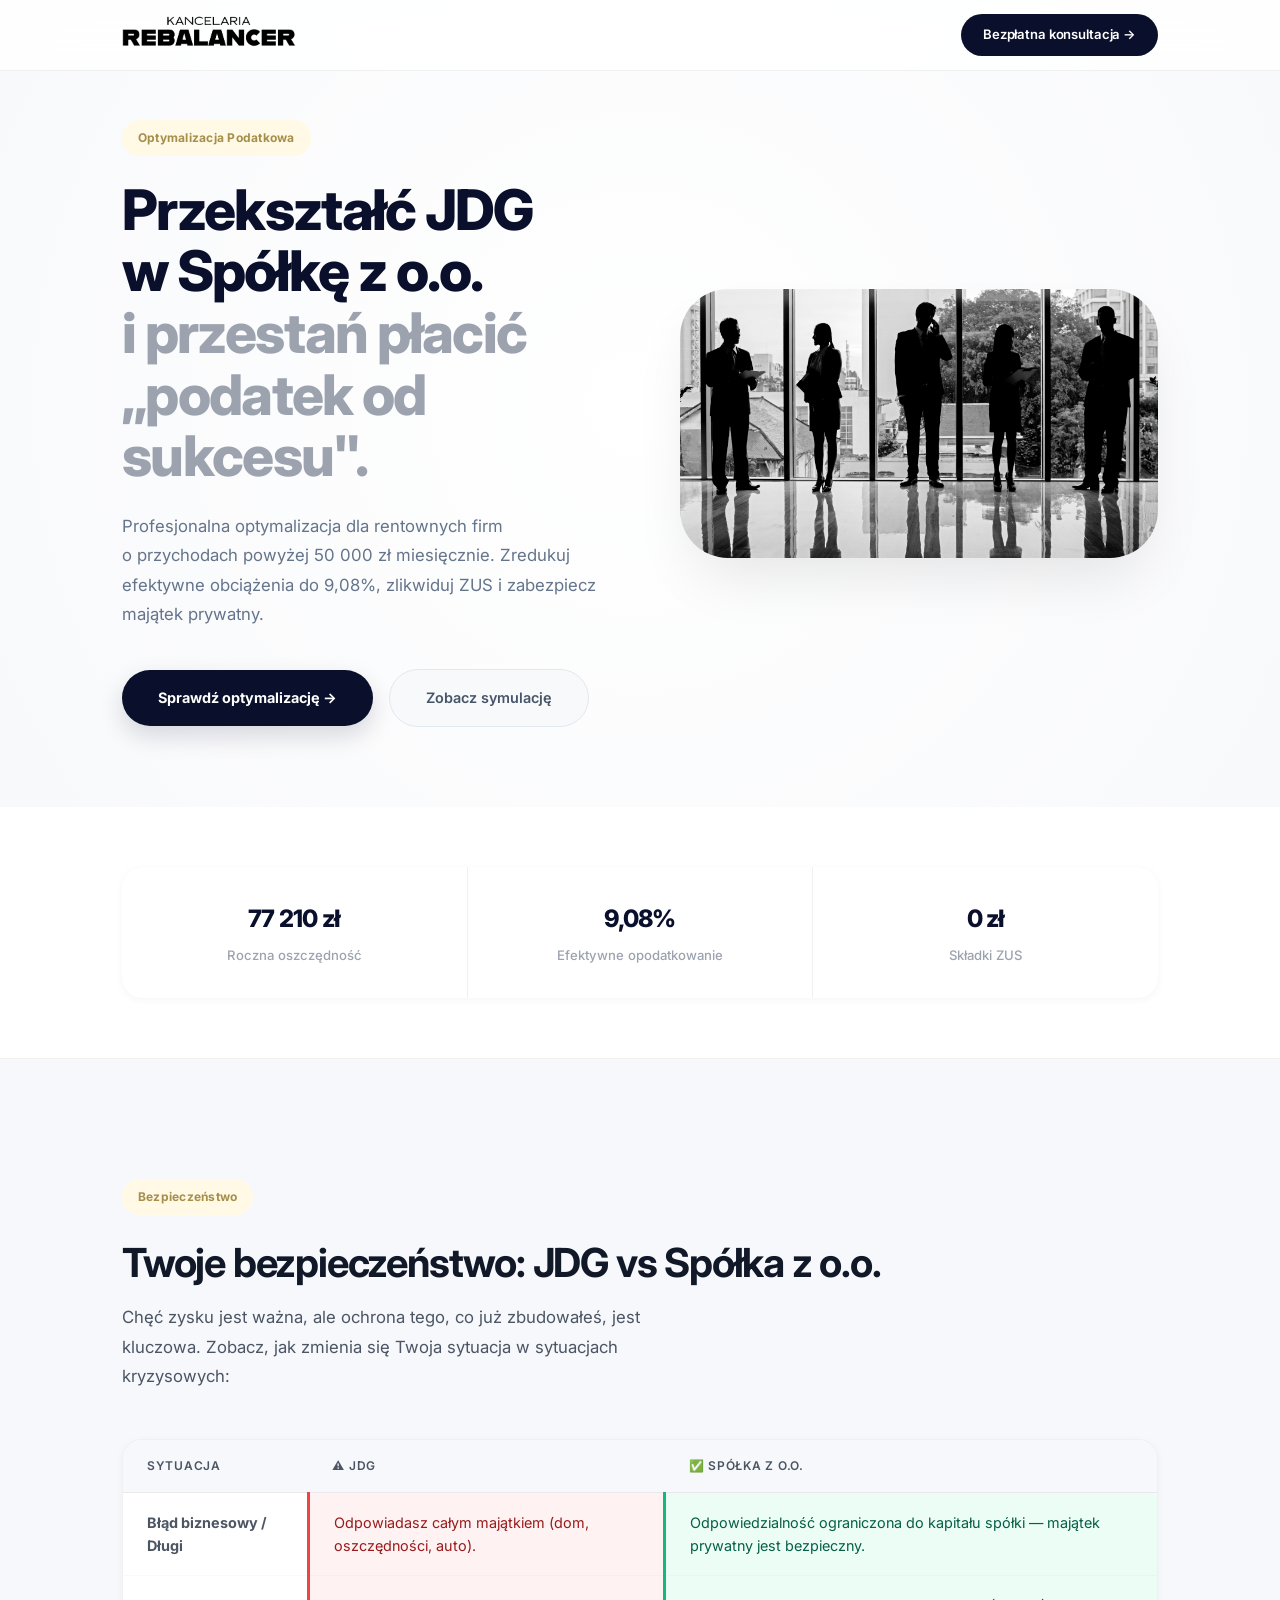
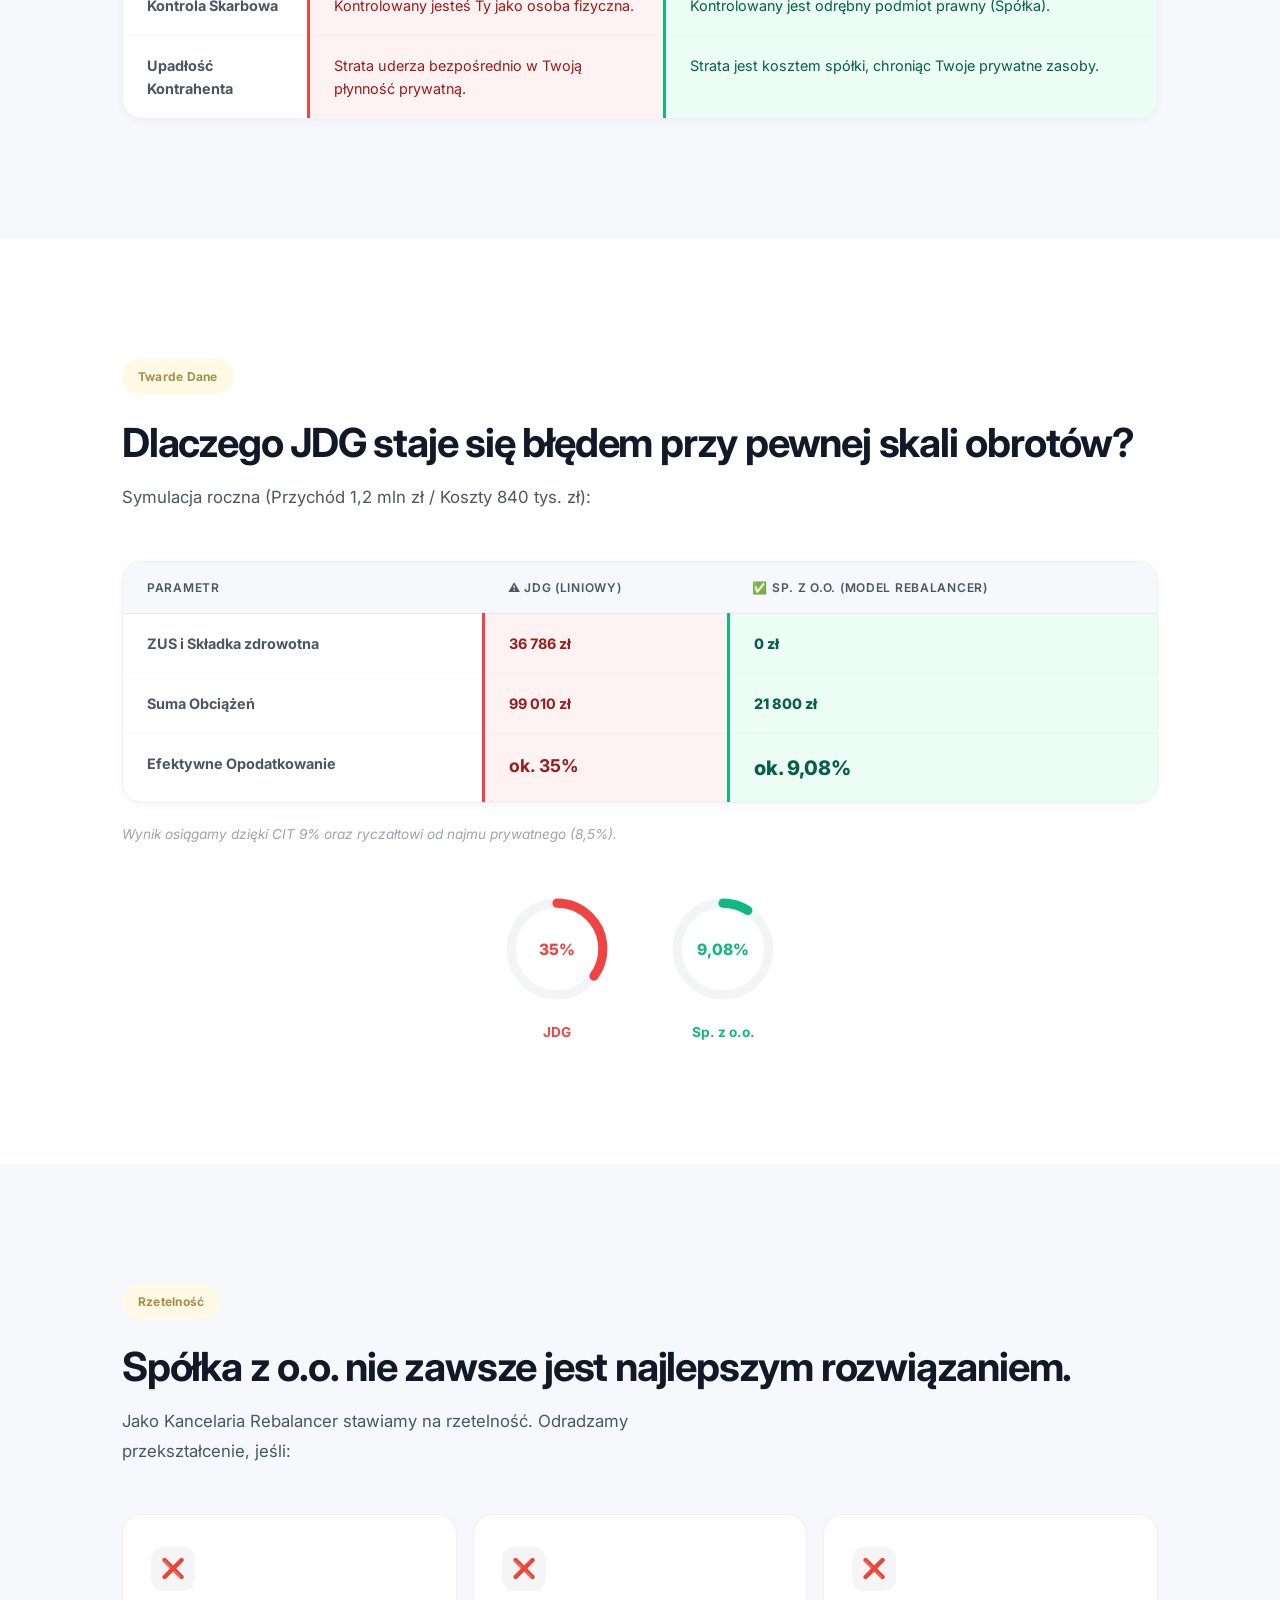
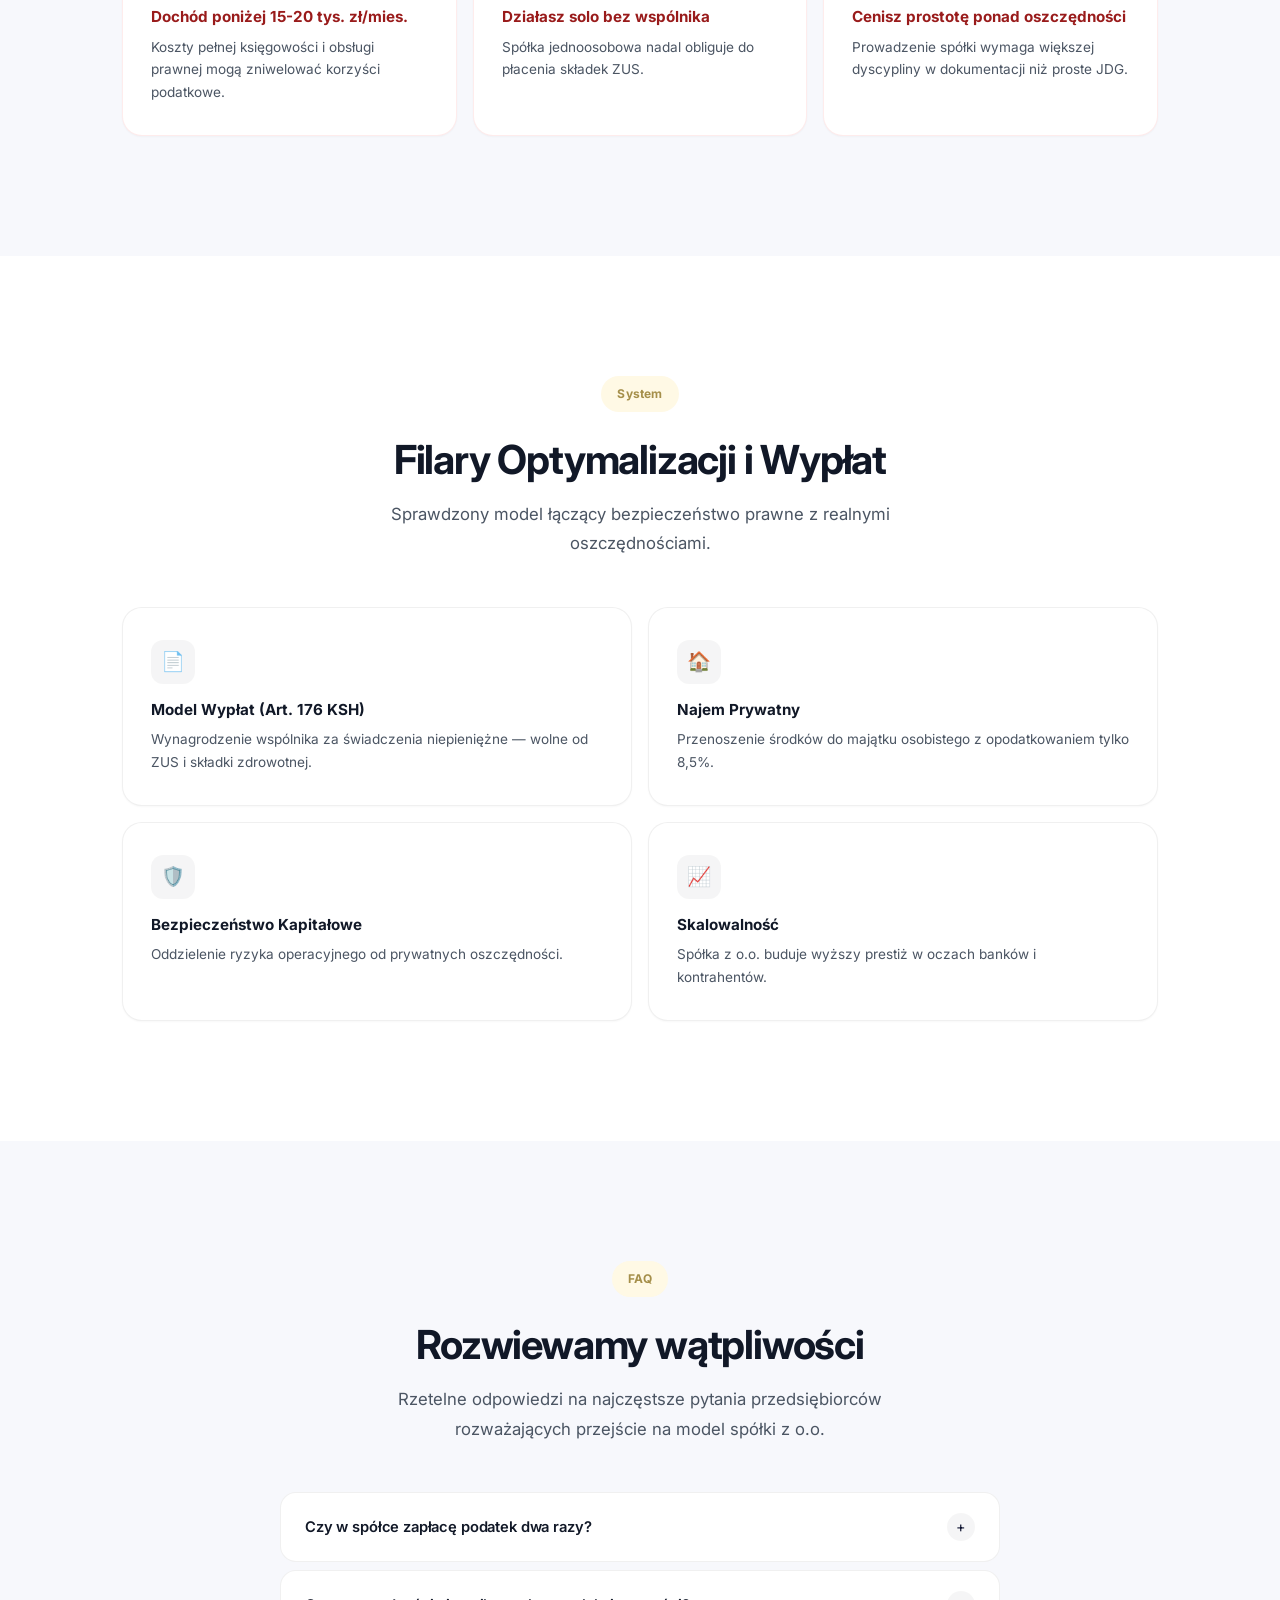
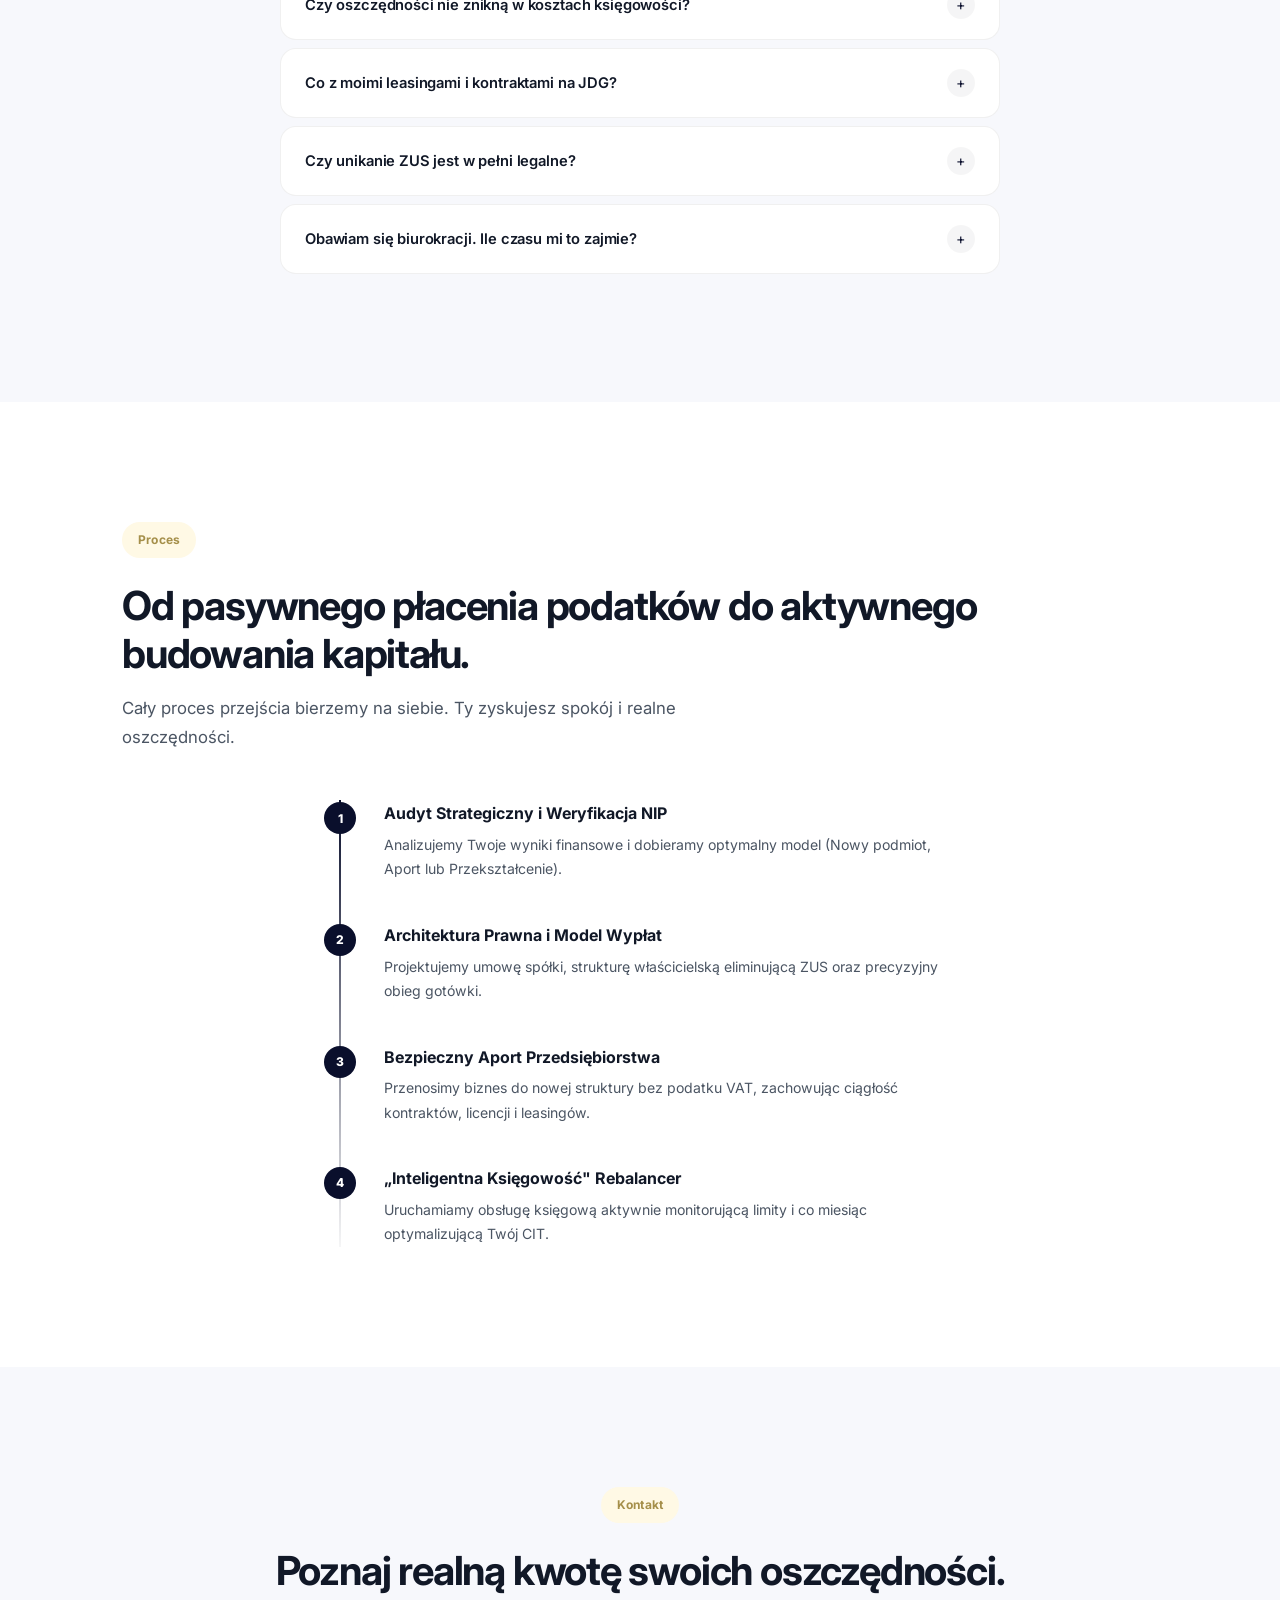
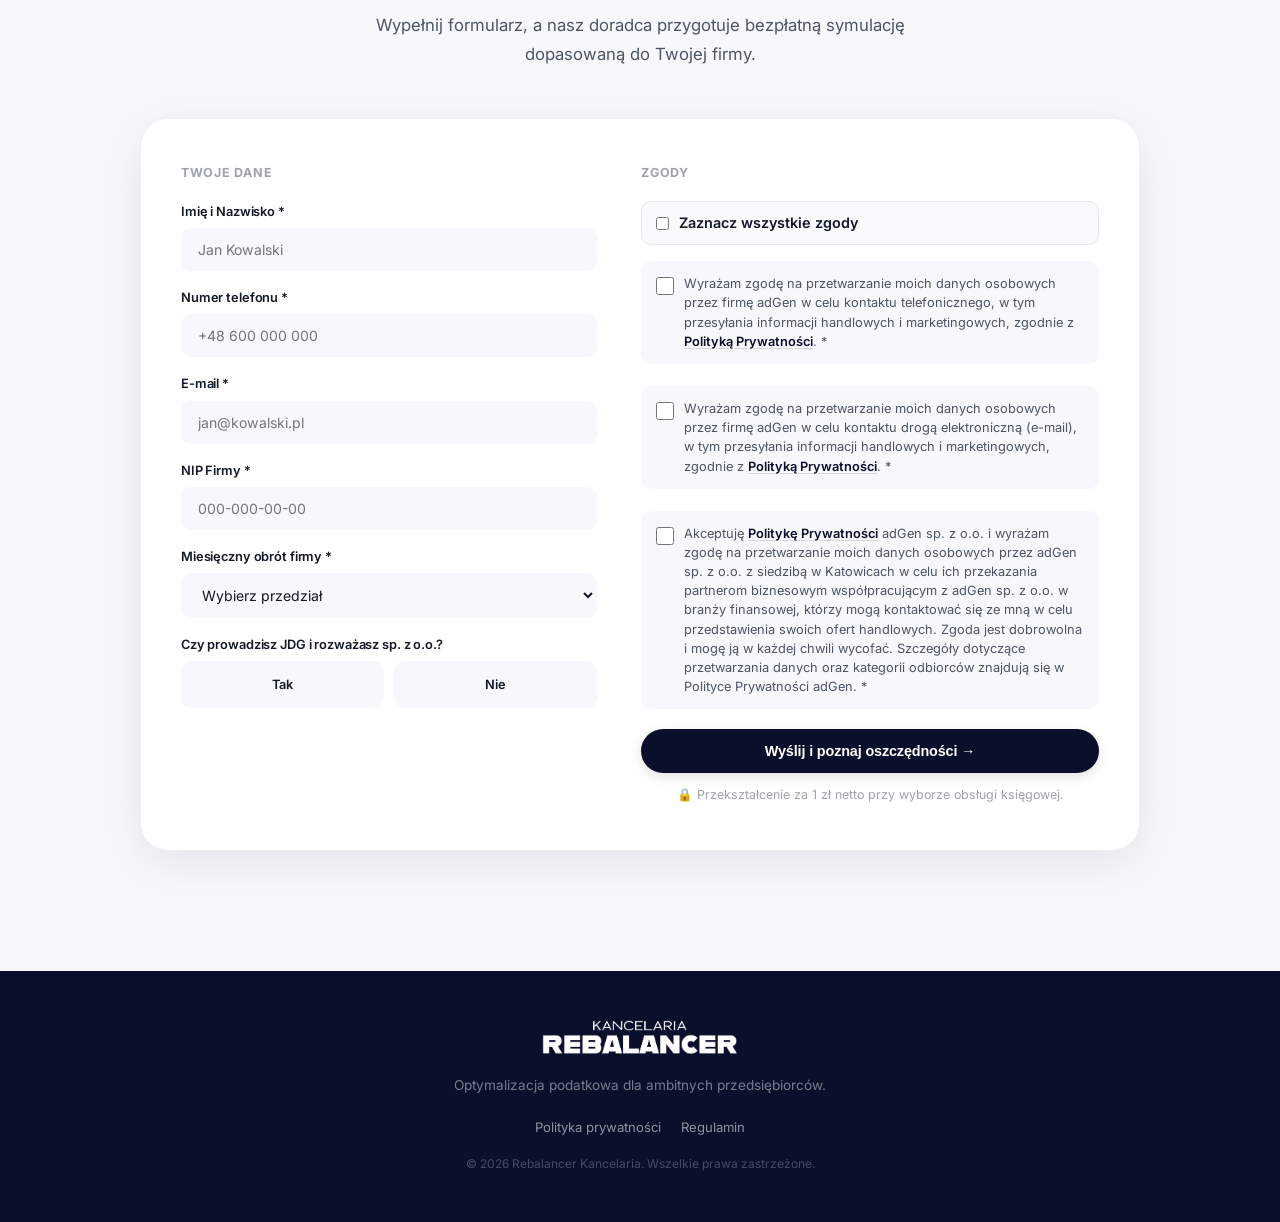
<file: index.html>
<!DOCTYPE html>
<html lang="pl">

<head>
  <meta charset="UTF-8">
  <meta name="viewport" content="width=device-width, initial-scale=1.0">
  <title>Rebalancer Kancelaria – Przekształcenie JDG w Sp. z o.o. | Optymalizacja Podatkowa</title>
  <meta name="description"
    content="Profesjonalna optymalizacja podatkowa dla rentownych firm. Przekształć JDG w Spółkę z o.o. i zredukuj obciążenia do 9,08%. Kancelaria Rebalancer.">
  <link rel="stylesheet" href="styles.css">
  <link rel="icon" type="image/png" href="favicon.png">

  <!-- Układ dwukolumnowy formularza — do przeniesienia na koniec styles.css -->
  <style>
    /* karta musi być szersza niż domyślna, inaczej kolumny są za ciasne */
    #contact .form-card {
      max-width: 1000px !important;
      width: 100%;
      margin-left: auto;
      margin-right: auto;
    }

    .form-card .form-split {
      display: grid;
      grid-template-columns: 1fr 1.1fr;
      gap: 44px;
      align-items: start;
      text-align: left;
    }

    .form-col {
      min-width: 0;
    }

    .form-col-title {
      font-size: .78rem;
      font-weight: 700;
      letter-spacing: .06em;
      text-transform: uppercase;
      color: #9CA3AF;
      margin: 0 0 18px;
    }

    /* panel bez tła — kafelki zgód mają już własne */
    .consent-panel {
      background: transparent;
      border: 0;
      padding: 0;
    }

    .consent-all {
      display: flex;
      gap: 10px;
      align-items: center;
      cursor: pointer;
      background: #F9FAFB;
      border: 1px solid #E5E7EB;
      border-radius: 10px;
      padding: 12px 14px;
      margin-bottom: 16px;
      font-weight: 600;
      font-size: .9rem;
      line-height: 1.25;
    }

    .consent-all input {
      flex: none;
    }

    .form-split .consent-group {
      display: flex;
      flex-direction: column;
      gap: 12px;
      margin: 0;
    }

    .form-split .consent-opt {
      display: flex;
      align-items: flex-start;
      gap: 10px;
      font-size: .8rem;
      line-height: 1.5;
    }

    .form-split .consent-opt input {
      flex: none;
      margin-top: 3px;
    }

    .form-split .submit-btn {
      margin-top: 20px;
    }

    .form-split .form-note {
      margin-top: 12px;
    }

    @media (max-width:960px) {
      .form-card .form-split {
        grid-template-columns: 1fr;
        gap: 28px;
      }
    }
  </style>
</head>

<body>

  <!-- NAVBAR -->
  <nav class="navbar">
    <div class="container">
      <a href="#" class="nav-logo"><img src="logo.png" alt="Kancelaria Rebalancer"></a>
      <a href="#contact" class="nav-cta">Bezpłatna konsultacja →</a>
    </div>
  </nav>

  <!-- HERO -->
  <section class="hero" id="hero">
    <div class="container">
      <div class="hero-grid">
        <div class="hero-text">
          <span class="pill reveal">Optymalizacja podatkowa</span>
          <h1 class="reveal d1">Przekształć JDG<br>w Spółkę z o.o.<br><span class="muted">i przestań płacić<br>„podatek
              od<br>sukcesu".</span></h1>
          <p class="hero-desc reveal d2">Profesjonalna optymalizacja dla rentownych firm o&nbsp;przychodach powyżej
            50&nbsp;000&nbsp;zł miesięcznie. Zredukuj efektywne obciążenia do 9,08%, zlikwiduj ZUS i&nbsp;zabezpiecz
            majątek prywatny.</p>
          <div class="hero-btns reveal d3">
            <a href="#contact" class="btn-primary">Sprawdź optymalizację →</a>
            <a href="#data" class="btn-outline">Zobacz symulację</a>
          </div>
        </div>
        <div class="hero-visual reveal d2">
          <img src="hero.png" alt="Optymalizacja podatkowa — wizualizacja">
        </div>
      </div>
    </div>
  </section>

  <!-- STATS -->
  <section class="stats-section">
    <div class="container">
      <div class="stats-bar reveal d3">
        <div class="stat-item">
          <div class="stat-value">77 210 zł</div>
          <div class="stat-label">Roczna oszczędność</div>
        </div>
        <div class="stat-item">
          <div class="stat-value">9,08%</div>
          <div class="stat-label">Efektywne opodatkowanie</div>
        </div>
        <div class="stat-item">
          <div class="stat-value">0 zł</div>
          <div class="stat-label">Składki ZUS</div>
        </div>
      </div>
    </div>
  </section>

  <!-- SECTION 2 – RISK -->
  <section class="section bg-soft" id="risk">
    <div class="container">
      <span class="pill reveal">Bezpieczeństwo</span>
      <h2 class="reveal">Twoje bezpieczeństwo: JDG vs Spółka z&nbsp;o.o.</h2>
      <p class="section-desc reveal d1">Chęć zysku jest ważna, ale ochrona tego, co już zbudowałeś, jest kluczowa.
        Zobacz, jak zmienia się Twoja sytuacja w&nbsp;sytuacjach kryzysowych:</p>
      <div class="table-card reveal d2">
        <table class="data-table">
          <thead>
            <tr>
              <th>Sytuacja</th>
              <th>⚠️ JDG</th>
              <th>✅ Spółka z o.o.</th>
            </tr>
          </thead>
          <tbody>
            <tr>
              <td><strong>Błąd biznesowy / Długi</strong></td>
              <td class="cell-danger">Odpowiadasz całym majątkiem (dom, oszczędności, auto).</td>
              <td class="cell-success">Odpowiedzialność ograniczona do kapitału spółki — majątek prywatny jest
                bezpieczny.</td>
            </tr>
            <tr>
              <td><strong>Kontrola Skarbowa</strong></td>
              <td class="cell-danger">Kontrolowany jesteś Ty jako osoba fizyczna.</td>
              <td class="cell-success">Kontrolowany jest odrębny podmiot prawny (Spółka).</td>
            </tr>
            <tr>
              <td><strong>Upadłość Kontrahenta</strong></td>
              <td class="cell-danger">Strata uderza bezpośrednio w Twoją płynność prywatną.</td>
              <td class="cell-success">Strata jest kosztem spółki, chroniąc Twoje prywatne zasoby.</td>
            </tr>
          </tbody>
        </table>
      </div>
    </div>
  </section>

  <!-- SECTION 3 – DATA -->
  <section class="section" id="data">
    <div class="container">
      <span class="pill reveal">Twarde dane</span>
      <h2 class="reveal">Dlaczego JDG staje się błędem przy pewnej skali obrotów?</h2>
      <p class="section-desc reveal d1">Symulacja roczna (Przychód 1,2&nbsp;mln&nbsp;zł / Koszty 840&nbsp;tys.&nbsp;zł):
      </p>
      <div class="table-card reveal d2">
        <table class="data-table">
          <thead>
            <tr>
              <th>Parametr</th>
              <th>⚠️ JDG (Liniowy)</th>
              <th>✅ Sp. z o.o. (Model Rebalancer)</th>
            </tr>
          </thead>
          <tbody>
            <tr>
              <td><strong>ZUS i Składka zdrowotna</strong></td>
              <td class="cell-danger" style="font-weight:700">36&nbsp;786&nbsp;zł</td>
              <td class="cell-success" style="font-weight:800">0&nbsp;zł</td>
            </tr>
            <tr>
              <td><strong>Suma Obciążeń</strong></td>
              <td class="cell-danger" style="font-weight:700">99&nbsp;010&nbsp;zł</td>
              <td class="cell-success" style="font-weight:800">21&nbsp;800&nbsp;zł</td>
            </tr>
            <tr>
              <td><strong>Efektywne Opodatkowanie</strong></td>
              <td class="cell-danger" style="font-weight:700;font-size:1.1rem">ok. 35%</td>
              <td class="cell-success" style="font-weight:800;font-size:1.25rem">ok. 9,08%</td>
            </tr>
          </tbody>
        </table>
      </div>
      <p class="data-note reveal d3">Wynik osiągamy dzięki CIT 9% oraz ryczałtowi od najmu prywatnego (8,5%).</p>
      <div class="chart-row reveal d3">
        <div class="donut-item">
          <svg width="110" height="110" viewBox="0 0 120 120">
            <circle cx="60" cy="60" r="50" fill="none" stroke="#F3F4F6" stroke-width="10" />
            <circle id="donut-jdg" cx="60" cy="60" r="50" fill="none" stroke="#EF4444" stroke-width="10"
              stroke-linecap="round" transform="rotate(-90 60 60)" /><text x="60" y="60" text-anchor="middle"
              dominant-baseline="central" fill="#EF4444" font-size="17" font-weight="800" font-family="Inter">35%</text>
          </svg>
          <p class="donut-label label-red">JDG</p>
        </div>
        <div class="donut-item">
          <svg width="110" height="110" viewBox="0 0 120 120">
            <circle cx="60" cy="60" r="50" fill="none" stroke="#F3F4F6" stroke-width="10" />
            <circle id="donut-spzoo" cx="60" cy="60" r="50" fill="none" stroke="#10B981" stroke-width="10"
              stroke-linecap="round" transform="rotate(-90 60 60)" /><text x="60" y="60" text-anchor="middle"
              dominant-baseline="central" fill="#10B981" font-size="17" font-weight="800"
              font-family="Inter">9,08%</text>
          </svg>
          <p class="donut-label label-green">Sp. z o.o.</p>
        </div>
      </div>
    </div>
  </section>

  <!-- SECTION 4 – HONESTY -->
  <section class="section bg-soft" id="honesty">
    <div class="container">
      <span class="pill reveal">Rzetelność</span>
      <h2 class="reveal">Spółka z o.o. nie zawsze jest najlepszym rozwiązaniem.</h2>
      <p class="section-desc reveal d1">Jako Kancelaria Rebalancer stawiamy na rzetelność. Odradzamy przekształcenie,
        jeśli:</p>
      <div class="cards-3">
        <div class="card card--warning reveal d1">
          <div class="card-icon">❌</div>
          <h3>Dochód poniżej 15-20 tys. zł/mies.</h3>
          <p>Koszty pełnej księgowości i obsługi prawnej mogą zniwelować korzyści podatkowe.</p>
        </div>
        <div class="card card--warning reveal d2">
          <div class="card-icon">❌</div>
          <h3>Działasz solo bez wspólnika</h3>
          <p>Spółka jednoosobowa nadal obliguje do płacenia składek ZUS.</p>
        </div>
        <div class="card card--warning reveal d3">
          <div class="card-icon">❌</div>
          <h3>Cenisz prostotę ponad oszczędności</h3>
          <p>Prowadzenie spółki wymaga większej dyscypliny w dokumentacji niż proste JDG.</p>
        </div>
      </div>
    </div>
  </section>

  <!-- SECTION 5 – PILLARS -->
  <section class="section" id="pillars">
    <div class="container text-center">
      <span class="pill reveal">System</span>
      <h2 class="reveal">Filary Optymalizacji i&nbsp;Wypłat</h2>
      <p class="section-desc reveal d1">Sprawdzony model łączący bezpieczeństwo prawne z&nbsp;realnymi oszczędnościami.
      </p>
      <div class="grid-2x2" style="text-align:left">
        <div class="card reveal d1">
          <div class="card-icon">📄</div>
          <h3>Model Wypłat (Art. 176 KSH)</h3>
          <p>Wynagrodzenie wspólnika za świadczenia niepieniężne — wolne od ZUS i składki zdrowotnej.</p>
        </div>
        <div class="card reveal d2">
          <div class="card-icon">🏠</div>
          <h3>Najem Prywatny</h3>
          <p>Przenoszenie środków do majątku osobistego z opodatkowaniem tylko 8,5%.</p>
        </div>
        <div class="card reveal d3">
          <div class="card-icon">🛡️</div>
          <h3>Bezpieczeństwo Kapitałowe</h3>
          <p>Oddzielenie ryzyka operacyjnego od prywatnych oszczędności.</p>
        </div>
        <div class="card reveal d4">
          <div class="card-icon">📈</div>
          <h3>Skalowalność</h3>
          <p>Spółka z o.o. buduje wyższy prestiż w oczach banków i kontrahentów.</p>
        </div>
      </div>
    </div>
  </section>

  <!-- SECTION 6 – FAQ -->
  <section class="section bg-soft" id="faq">
    <div class="container text-center">
      <span class="pill reveal">FAQ</span>
      <h2 class="reveal">Rozwiewamy wątpliwości</h2>
      <p class="section-desc reveal d1">Rzetelne odpowiedzi na najczęstsze pytania przedsiębiorców rozważających
        przejście na model spółki z&nbsp;o.o.</p>
      <div class="faq-wrap" style="text-align:left">
        <div class="faq-item reveal d1"><button class="faq-q">Czy w spółce zapłacę podatek dwa razy?<span
              class="faq-icon">+</span></button>
          <div class="faq-a">
            <div class="faq-a-inner">Nie. Wdrażamy metody transferu środków (najem prywatny, art. 176 KSH), które są
              kosztem dla spółki (obniżają CIT) i trafiają do Ciebie z minimalnym opodatkowaniem (nawet 8,5%).</div>
          </div>
        </div>
        <div class="faq-item reveal d2"><button class="faq-q">Czy oszczędności nie znikną w kosztach księgowości?<span
              class="faq-icon">+</span></button>
          <div class="faq-a">
            <div class="faq-a-inner">Przy dochodach 50 tys. zł+ miesięcznie, roczna oszczędność (ok. 77 tys. zł)
              wielokrotnie przewyższa koszt obsługi księgowej (ok. 1400 zł netto).</div>
          </div>
        </div>
        <div class="faq-item reveal d2"><button class="faq-q">Co z moimi leasingami i kontraktami na JDG?<span
              class="faq-icon">+</span></button>
          <div class="faq-a">
            <div class="faq-a-inner">Metoda aportu zapewnia sukcesję prawną. Pomagamy w aneksowaniu umów i przenoszeniu
              składników majątku bez przestojów operacyjnych.</div>
          </div>
        </div>
        <div class="faq-item reveal d3"><button class="faq-q">Czy unikanie ZUS jest w pełni legalne?<span
              class="faq-icon">+</span></button>
          <div class="faq-a">
            <div class="faq-a-inner">Tak. Wspólnicy wieloosobowych spółek z o.o. nie podlegają pod system ubezpieczeń
              społecznych zgodnie z ustawą o systemie ubezpieczeń społecznych.</div>
          </div>
        </div>
        <div class="faq-item reveal d3"><button class="faq-q">Obawiam się biurokracji. Ile czasu mi to zajmie?<span
              class="faq-icon">+</span></button>
          <div class="faq-a">
            <div class="faq-a-inner">Przejmujemy 90% formalności. Cały proces trwa 1-2 miesiące, a Twój udział
              ograniczamy do minimum przy podpisaniu dokumentów.</div>
          </div>
        </div>
      </div>
    </div>
  </section>

  <!-- SECTION 7 – PROCESS -->
  <section class="section" id="process">
    <div class="container">
      <span class="pill reveal">Proces</span>
      <h2 class="reveal">Od pasywnego płacenia podatków do aktywnego budowania kapitału.</h2>
      <p class="section-desc reveal d1">Cały proces przejścia bierzemy na siebie. Ty zyskujesz spokój i&nbsp;realne
        oszczędności.</p>
      <div class="timeline">
        <div class="tl-step reveal d1">
          <div class="tl-num">1</div>
          <h3>Audyt Strategiczny i Weryfikacja NIP</h3>
          <p>Analizujemy Twoje wyniki finansowe i dobieramy optymalny model (Nowy podmiot, Aport lub Przekształcenie).
          </p>
        </div>
        <div class="tl-step reveal d2">
          <div class="tl-num">2</div>
          <h3>Architektura Prawna i Model Wypłat</h3>
          <p>Projektujemy umowę spółki, strukturę właścicielską eliminującą ZUS oraz precyzyjny obieg gotówki.</p>
        </div>
        <div class="tl-step reveal d3">
          <div class="tl-num">3</div>
          <h3>Bezpieczny Aport Przedsiębiorstwa</h3>
          <p>Przenosimy biznes do nowej struktury bez podatku VAT, zachowując ciągłość kontraktów, licencji i leasingów.
          </p>
        </div>
        <div class="tl-step reveal d4">
          <div class="tl-num">4</div>
          <h3>„Inteligentna Księgowość" Rebalancer</h3>
          <p>Uruchamiamy obsługę księgową aktywnie monitorującą limity i co miesiąc optymalizującą Twój CIT.</p>
        </div>
      </div>
    </div>
  </section>

  <!-- SECTION 8 – CONTACT -->
  <section class="section bg-soft" id="contact">
    <div class="container text-center">
      <span class="pill reveal">Kontakt</span>
      <h2 class="reveal">Poznaj realną kwotę swoich oszczędności.</h2>
      <p class="section-desc reveal d1">Wypełnij formularz, a nasz doradca przygotuje bezpłatną symulację dopasowaną do
        Twojej firmy.</p>
      <div class="form-card reveal d2">
        <form id="contactForm" class="form-split" novalidate>

          <!-- LEWA KOLUMNA — dane -->
          <div class="form-col">
            <p class="form-col-title">Twoje dane</p>
            <div class="field"><label for="name">Imię i Nazwisko *</label><input type="text" id="name" name="name"
                placeholder="Jan Kowalski" required></div>
            <div class="field"><label for="phone">Numer telefonu *</label><input type="tel" id="phone" name="phone"
                placeholder="+48 600 000 000" required></div>
            <div class="field"><label for="email">E-mail *</label><input type="email" id="email" name="email"
                placeholder="jan@kowalski.pl" required></div>
            <div class="field"><label for="nip">NIP Firmy *</label><input type="text" id="nip" name="nip"
                placeholder="000-000-00-00" required></div>
            <div class="field"><label for="revenue">Miesięczny obrót firmy *</label><select id="revenue" name="revenue"
                required>
                <option value="" disabled selected>Wybierz przedział</option>
                <option value="do30">do 30 tys. zł</option>
                <option value="30-50">30–50 tys. zł</option>
                <option value="50-200">50–200 tys. zł</option>
                <option value="200+">powyżej 200 tys. zł</option>
              </select></div>
            <div class="field"><label>Czy prowadzisz JDG i rozważasz sp. z o.o.?</label>
              <div class="radio-row"><label class="radio-opt"><input type="radio" name="jdg"
                    value="tak">Tak</label><label class="radio-opt"><input type="radio" name="jdg"
                    value="nie">Nie</label></div>
            </div>
          </div>

          <!-- PRAWA KOLUMNA — zgody i wysyłka -->
          <div class="form-col">
            <p class="form-col-title">Zgody</p>
            <div class="consent-panel">
              <label class="consent-all"><input type="checkbox" id="consentAll"><span>Zaznacz wszystkie
                  zgody</span></label>
              <div class="consent-group">
                <label class="consent-opt"><input type="checkbox" id="consentPhone" name="consentPhone"
                    required><span>Wyrażam zgodę na przetwarzanie moich danych osobowych przez firmę adGen w celu
                    kontaktu telefonicznego, w tym przesyłania informacji handlowych i marketingowych, zgodnie z <a
                      href="polityka-prywatnosci.html" target="_blank" rel="noopener noreferrer">Polityką
                      Prywatności</a>. *</span></label>
                <label class="consent-opt"><input type="checkbox" id="consentEmail" name="consentEmail"
                    required><span>Wyrażam zgodę na przetwarzanie moich danych osobowych przez firmę adGen w celu
                    kontaktu drogą elektroniczną (e-mail), w tym przesyłania informacji handlowych i marketingowych,
                    zgodnie z <a href="polityka-prywatnosci.html" target="_blank" rel="noopener noreferrer">Polityką
                      Prywatności</a>. *</span></label>
                <label class="consent-opt"><input type="checkbox" id="consentPartners" name="consentPartners"
                    required><span>Akceptuję <a href="polityka-prywatnosci.html" target="_blank"
                      rel="noopener noreferrer">Politykę Prywatności</a> adGen sp. z o.o. i wyrażam zgodę na przetwarzanie moich
                    danych osobowych przez adGen sp. z o.o. z siedzibą w Katowicach w celu ich przekazania partnerom
                    biznesowym współpracującym z adGen sp. z o.o. w branży finansowej, którzy mogą kontaktować się ze mną
                    w celu przedstawienia swoich ofert handlowych. Zgoda jest dobrowolna i mogę ją w każdej chwili
                    wycofać. Szczegóły dotyczące przetwarzania danych oraz kategorii odbiorców znajdują się w Polityce
                    Prywatności adGen. *</span></label>
              </div>
            </div>
            <button type="submit" class="submit-btn">Wyślij i poznaj oszczędności →</button>
            <p class="form-note">🔒 Przekształcenie za 1 zł netto przy wyborze obsługi księgowej.</p>
          </div>

        </form>
      </div>
    </div>
  </section>

  <!-- FOOTER -->
  <footer>
    <div class="container">
      <div class="footer-logo"><img src="logo.png" alt="Rebalancer Kancelaria"></div>
      <p class="footer-tagline">Optymalizacja podatkowa dla ambitnych przedsiębiorców.</p>
      <div class="footer-links"><a href="polityka-prywatnosci.html">Polityka prywatności</a><a
          href="regulamin.html">Regulamin</a></div>
      <p class="footer-copy">© 2026 Rebalancer Kancelaria. Wszelkie prawa zastrzeżone.</p>
    </div>
  </footer>

  <!-- MODAL -->
  <div class="modal-overlay" id="successModal">
    <div class="modal-box">
      <div class="m-icon" id="modalIcon">✅</div>
      <h3 id="modalTitle">Dziękujemy!</h3>
      <p id="modalMessage">Twoje zgłoszenie zostało wysłane. Nasz doradca skontaktuje się z Tobą w ciągu 24 godzin.</p>
      <button class="modal-close-btn" id="closeModal">Zamknij</button>
    </div>
  </div>

  <script src="script.js"></script>

  <!-- Obsługa „Zaznacz wszystkie zgody" -->
  <script>
    (function () {
      var all = document.getElementById('consentAll');
      if (!all) return;
      var boxes = ['consentPhone', 'consentEmail', 'consentPartners']
        .map(function (id) { return document.getElementById(id); })
        .filter(Boolean);

      all.addEventListener('change', function () {
        boxes.forEach(function (b) {
          if (b.checked !== all.checked) {
            b.checked = all.checked;
            b.dispatchEvent(new Event('change', { bubbles: true }));
          }
        });
      });

      boxes.forEach(function (b) {
        b.addEventListener('change', function () {
          all.checked = boxes.every(function (x) { return x.checked; });
        });
      });
    })();
  </script>
</body>

</html>
</file>
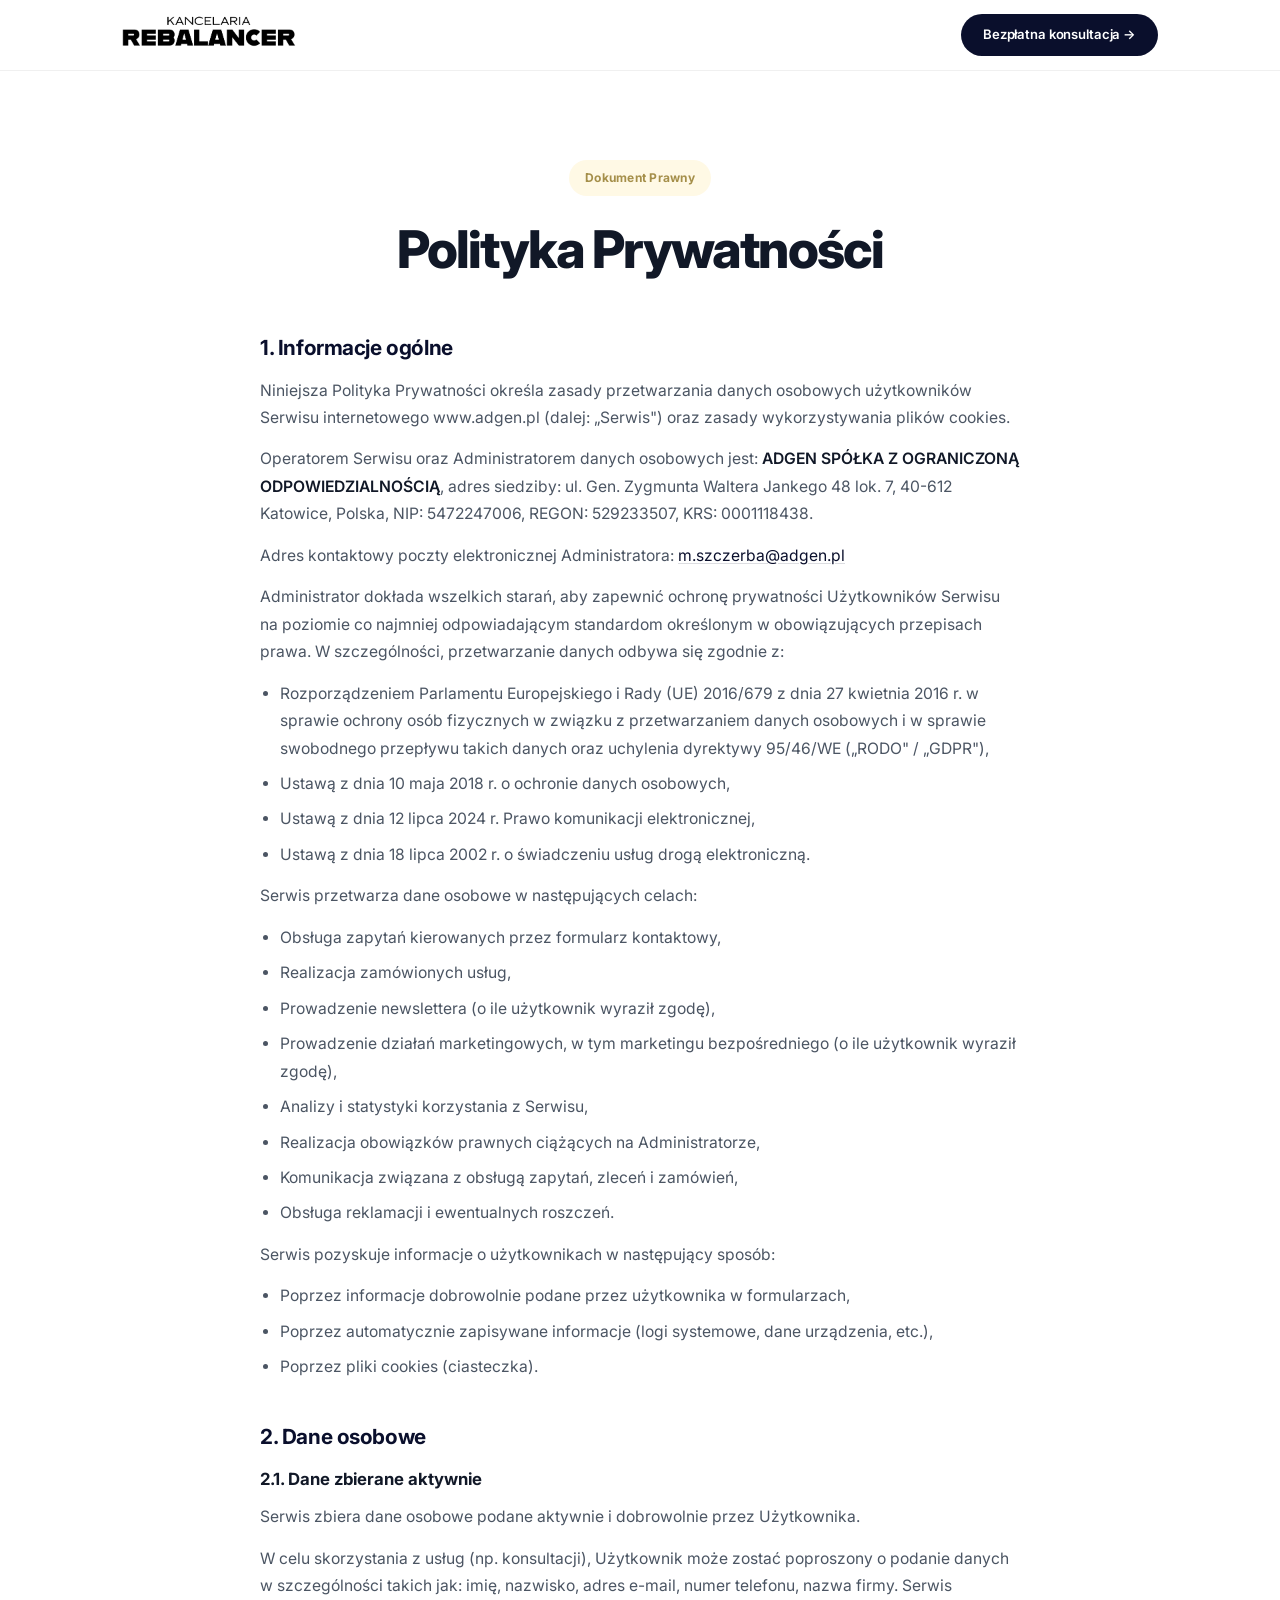
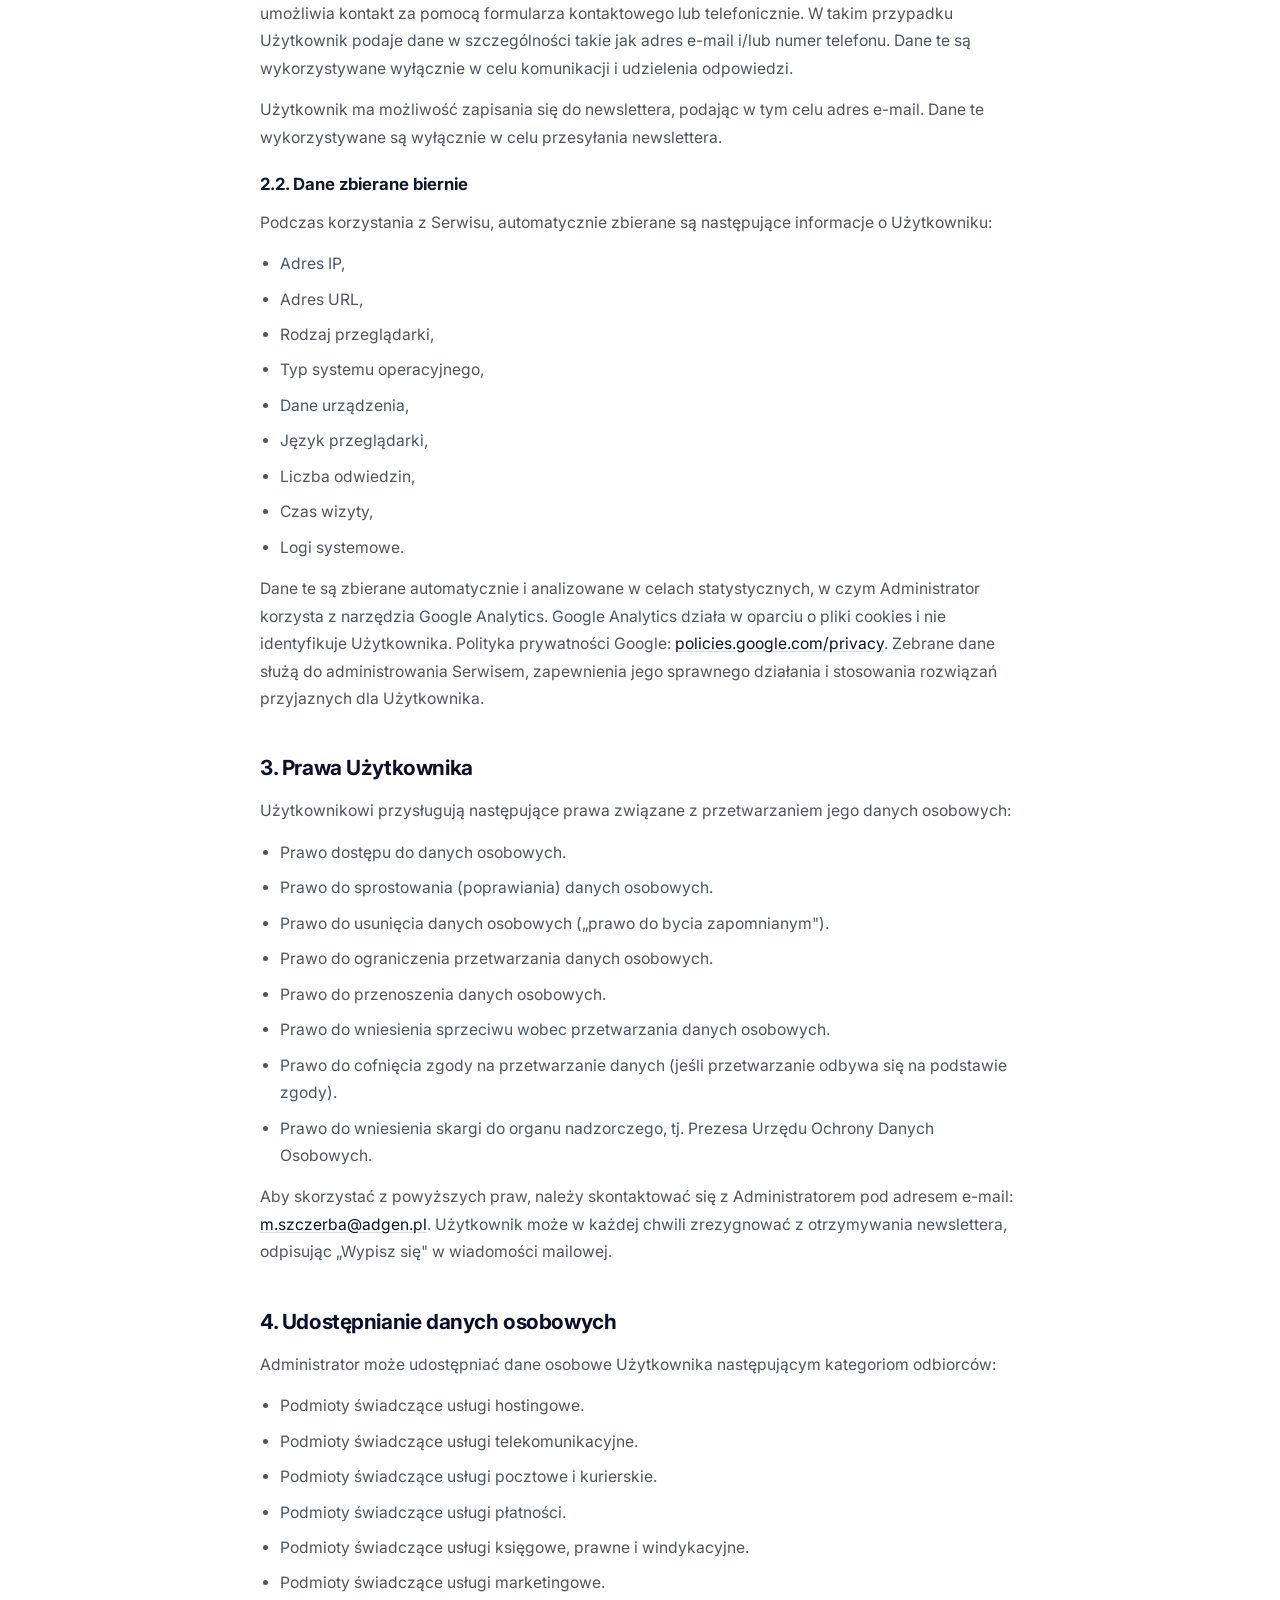
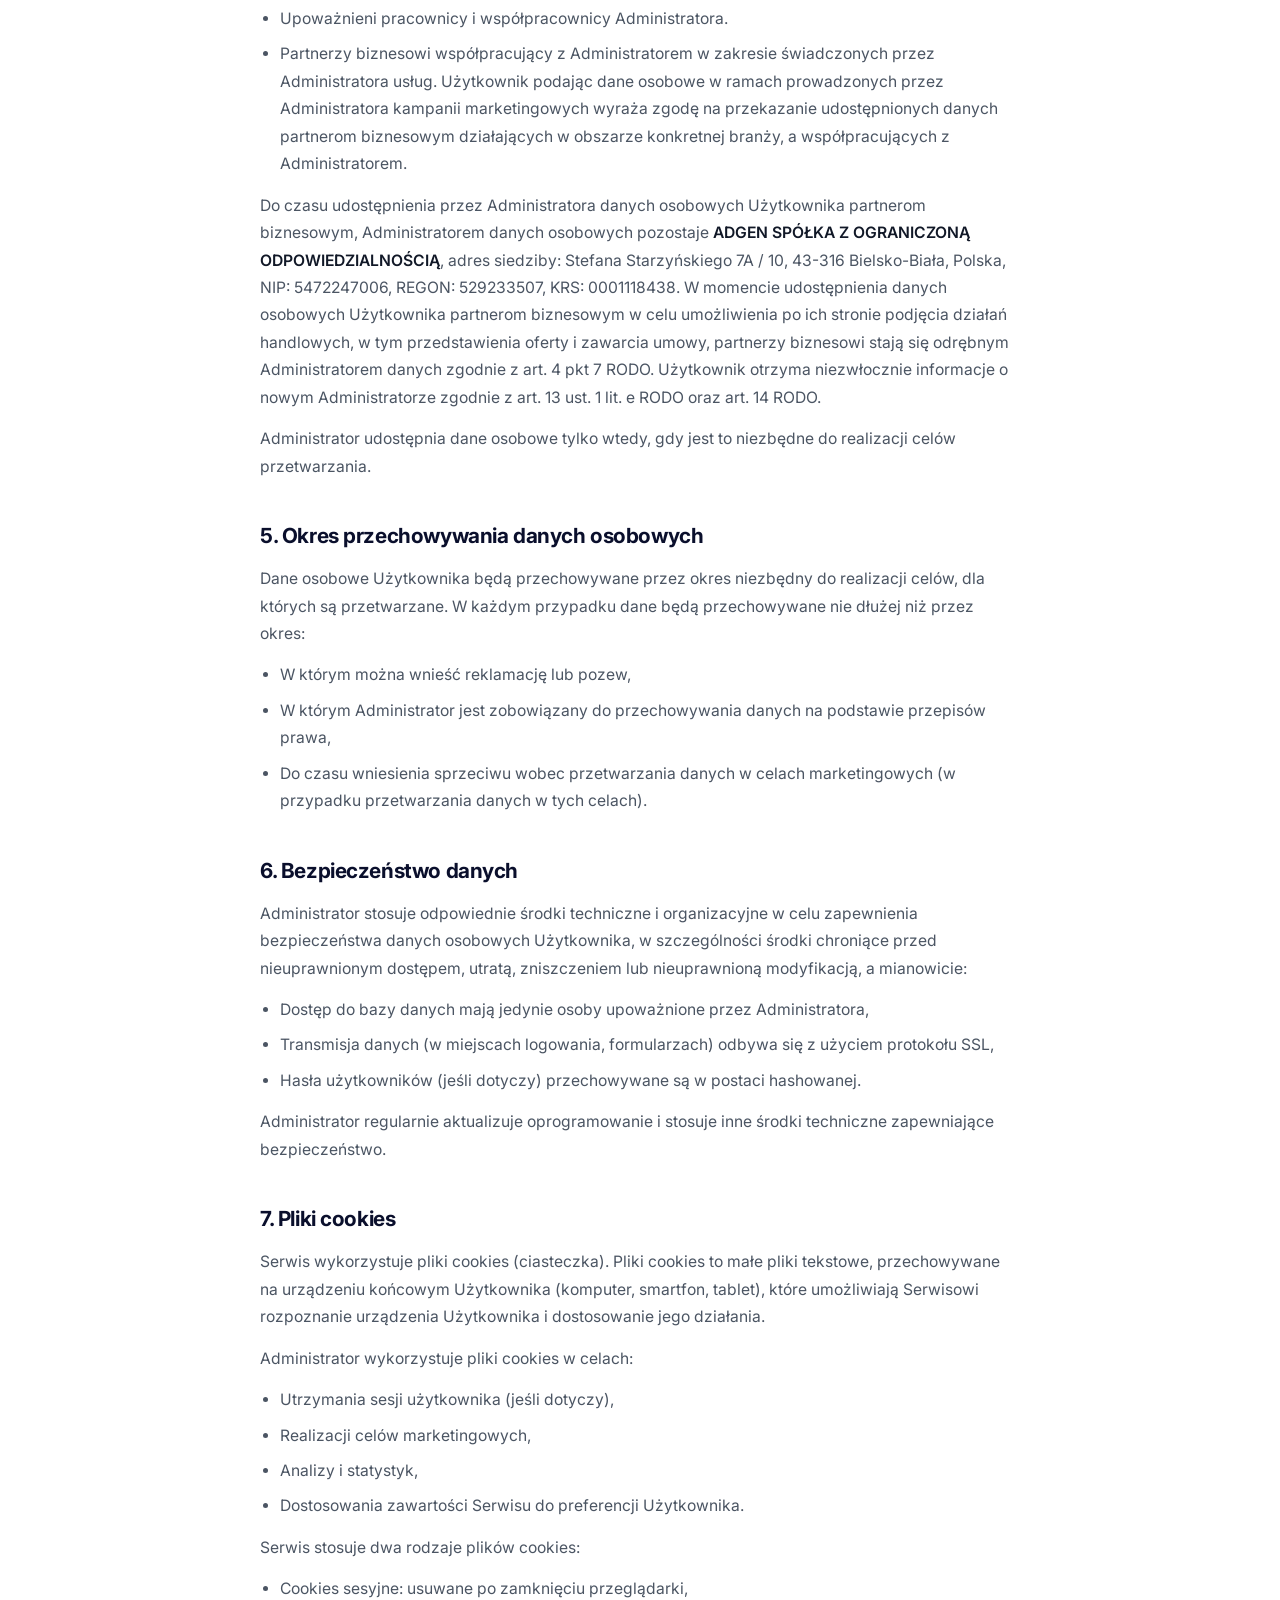
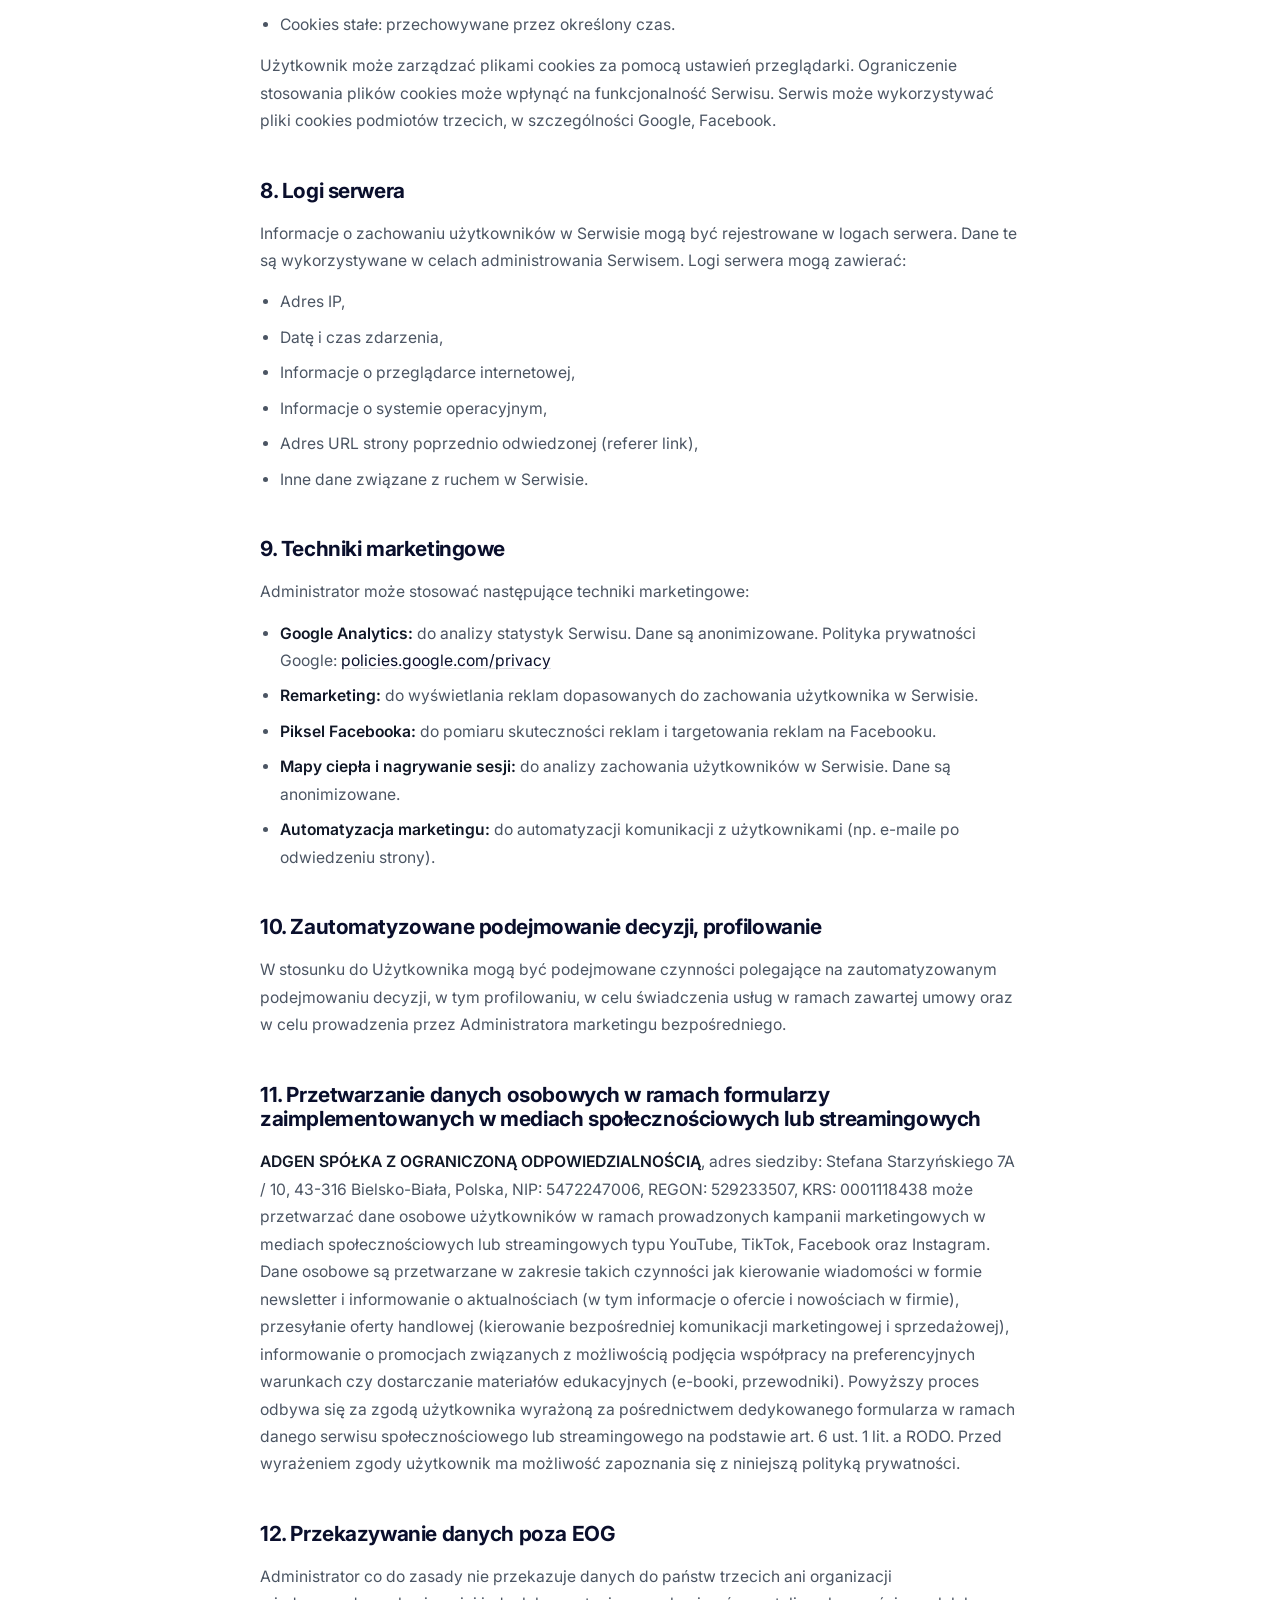
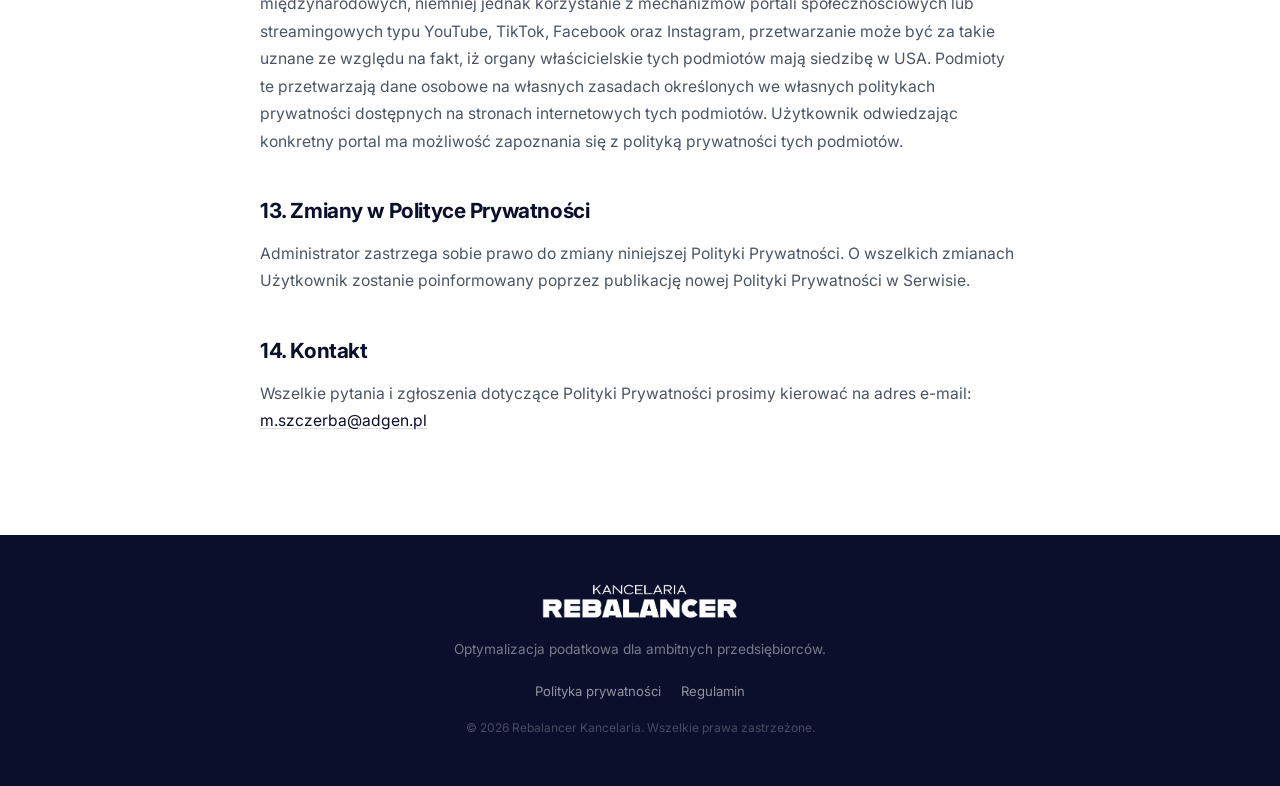
<file: polityka-prywatnosci.html>
<!DOCTYPE html>
<html lang="pl">

<head>
  <meta charset="UTF-8">
  <meta name="viewport" content="width=device-width, initial-scale=1.0">
  <title>Polityka Prywatności | Kancelaria Rebalancer</title>
  <meta name="description"
    content="Polityka prywatności Serwisu www.adgen.pl — zasady przetwarzania danych osobowych i wykorzystania plików cookies.">
  <meta name="robots" content="noindex, follow">
  <link rel="stylesheet" href="styles.css">
  <link rel="icon" type="image/png" href="favicon.png">
</head>

<body>

  <!-- NAVBAR -->
  <nav class="navbar">
    <div class="container">
      <a href="index.html" class="nav-logo"><img src="logo.png" alt="Kancelaria Rebalancer"></a>
      <a href="index.html#contact" class="nav-cta">Bezpłatna konsultacja →</a>
    </div>
  </nav>

  <!-- LEGAL PAGE -->
  <section class="legal-page">
    <div class="container">
      <div class="legal-header">
        <span class="pill">Dokument prawny</span>
        <h1>Polityka Prywatności</h1>
      </div>

      <div class="legal-content">

        <section>
          <h2>1. Informacje ogólne</h2>
          <p>Niniejsza Polityka Prywatności określa zasady przetwarzania danych osobowych użytkowników Serwisu
            internetowego www.adgen.pl (dalej: „Serwis") oraz zasady wykorzystywania plików cookies.</p>
          <p>Operatorem Serwisu oraz Administratorem danych osobowych jest: <strong>ADGEN SPÓŁKA Z OGRANICZONĄ
              ODPOWIEDZIALNOŚCIĄ</strong>, adres siedziby: ul. Gen. Zygmunta Waltera Jankego 48 lok. 7, 40-612
            Katowice, Polska, NIP: 5472247006, REGON: 529233507, KRS: 0001118438.</p>
          <p>Adres kontaktowy poczty elektronicznej Administratora: <a
              href="mailto:m.szczerba@adgen.pl">m.szczerba@adgen.pl</a></p>
          <p>Administrator dokłada wszelkich starań, aby zapewnić ochronę prywatności Użytkowników Serwisu na
            poziomie co najmniej odpowiadającym standardom określonym w obowiązujących przepisach prawa. W
            szczególności, przetwarzanie danych odbywa się zgodnie z:</p>
          <ul>
            <li>Rozporządzeniem Parlamentu Europejskiego i Rady (UE) 2016/679 z dnia 27 kwietnia 2016 r. w sprawie
              ochrony osób fizycznych w związku z przetwarzaniem danych osobowych i w sprawie swobodnego przepływu
              takich danych oraz uchylenia dyrektywy 95/46/WE („RODO" / „GDPR"),</li>
            <li>Ustawą z dnia 10 maja 2018 r. o ochronie danych osobowych,</li>
            <li>Ustawą z dnia 12 lipca 2024 r. Prawo komunikacji elektronicznej,</li>
            <li>Ustawą z dnia 18 lipca 2002 r. o świadczeniu usług drogą elektroniczną.</li>
          </ul>
          <p>Serwis przetwarza dane osobowe w następujących celach:</p>
          <ul>
            <li>Obsługa zapytań kierowanych przez formularz kontaktowy,</li>
            <li>Realizacja zamówionych usług,</li>
            <li>Prowadzenie newslettera (o ile użytkownik wyraził zgodę),</li>
            <li>Prowadzenie działań marketingowych, w tym marketingu bezpośredniego (o ile użytkownik wyraził
              zgodę),</li>
            <li>Analizy i statystyki korzystania z Serwisu,</li>
            <li>Realizacja obowiązków prawnych ciążących na Administratorze,</li>
            <li>Komunikacja związana z obsługą zapytań, zleceń i zamówień,</li>
            <li>Obsługa reklamacji i ewentualnych roszczeń.</li>
          </ul>
          <p>Serwis pozyskuje informacje o użytkownikach w następujący sposób:</p>
          <ul>
            <li>Poprzez informacje dobrowolnie podane przez użytkownika w formularzach,</li>
            <li>Poprzez automatycznie zapisywane informacje (logi systemowe, dane urządzenia, etc.),</li>
            <li>Poprzez pliki cookies (ciasteczka).</li>
          </ul>
        </section>

        <section>
          <h2>2. Dane osobowe</h2>
          <h3 style="font-size:1.05rem;font-weight:700;color:var(--text-primary);margin-bottom:10px">2.1. Dane
            zbierane aktywnie</h3>
          <p>Serwis zbiera dane osobowe podane aktywnie i dobrowolnie przez Użytkownika.</p>
          <p>W celu skorzystania z usług (np. konsultacji), Użytkownik może zostać poproszony o podanie danych w
            szczególności takich jak: imię, nazwisko, adres e-mail, numer telefonu, nazwa firmy. Serwis umożliwia
            kontakt za pomocą formularza kontaktowego lub telefonicznie. W takim przypadku Użytkownik podaje dane w
            szczególności takie jak adres e-mail i/lub numer telefonu. Dane te są wykorzystywane wyłącznie w celu
            komunikacji i udzielenia odpowiedzi.</p>
          <p>Użytkownik ma możliwość zapisania się do newslettera, podając w tym celu adres e-mail. Dane te
            wykorzystywane są wyłącznie w celu przesyłania newslettera.</p>
          <h3 style="font-size:1.05rem;font-weight:700;color:var(--text-primary);margin:20px 0 10px">2.2. Dane
            zbierane biernie</h3>
          <p>Podczas korzystania z Serwisu, automatycznie zbierane są następujące informacje o Użytkowniku:</p>
          <ul>
            <li>Adres IP,</li>
            <li>Adres URL,</li>
            <li>Rodzaj przeglądarki,</li>
            <li>Typ systemu operacyjnego,</li>
            <li>Dane urządzenia,</li>
            <li>Język przeglądarki,</li>
            <li>Liczba odwiedzin,</li>
            <li>Czas wizyty,</li>
            <li>Logi systemowe.</li>
          </ul>
          <p>Dane te są zbierane automatycznie i analizowane w celach statystycznych, w czym Administrator korzysta
            z narzędzia Google Analytics. Google Analytics działa w oparciu o pliki cookies i nie identyfikuje
            Użytkownika. Polityka prywatności Google: <a href="https://policies.google.com/privacy?hl=pl"
              target="_blank" rel="noopener noreferrer">policies.google.com/privacy</a>. Zebrane dane służą do
            administrowania Serwisem, zapewnienia jego sprawnego działania i stosowania rozwiązań przyjaznych dla
            Użytkownika.</p>
        </section>

        <section>
          <h2>3. Prawa Użytkownika</h2>
          <p>Użytkownikowi przysługują następujące prawa związane z przetwarzaniem jego danych osobowych:</p>
          <ul>
            <li>Prawo dostępu do danych osobowych.</li>
            <li>Prawo do sprostowania (poprawiania) danych osobowych.</li>
            <li>Prawo do usunięcia danych osobowych („prawo do bycia zapomnianym").</li>
            <li>Prawo do ograniczenia przetwarzania danych osobowych.</li>
            <li>Prawo do przenoszenia danych osobowych.</li>
            <li>Prawo do wniesienia sprzeciwu wobec przetwarzania danych osobowych.</li>
            <li>Prawo do cofnięcia zgody na przetwarzanie danych (jeśli przetwarzanie odbywa się na podstawie
              zgody).</li>
            <li>Prawo do wniesienia skargi do organu nadzorczego, tj. Prezesa Urzędu Ochrony Danych Osobowych.</li>
          </ul>
          <p>Aby skorzystać z powyższych praw, należy skontaktować się z Administratorem pod adresem e-mail: <a
              href="mailto:m.szczerba@adgen.pl">m.szczerba@adgen.pl</a>. Użytkownik może w każdej chwili zrezygnować
            z otrzymywania newslettera, odpisując „Wypisz się" w wiadomości mailowej.</p>
        </section>

        <section>
          <h2>4. Udostępnianie danych osobowych</h2>
          <p>Administrator może udostępniać dane osobowe Użytkownika następującym kategoriom odbiorców:</p>
          <ul>
            <li>Podmioty świadczące usługi hostingowe.</li>
            <li>Podmioty świadczące usługi telekomunikacyjne.</li>
            <li>Podmioty świadczące usługi pocztowe i kurierskie.</li>
            <li>Podmioty świadczące usługi płatności.</li>
            <li>Podmioty świadczące usługi księgowe, prawne i windykacyjne.</li>
            <li>Podmioty świadczące usługi marketingowe.</li>
            <li>Upoważnieni pracownicy i współpracownicy Administratora.</li>
            <li>Partnerzy biznesowi współpracujący z Administratorem w zakresie świadczonych przez Administratora
              usług. Użytkownik podając dane osobowe w ramach prowadzonych przez Administratora kampanii
              marketingowych wyraża zgodę na przekazanie udostępnionych danych partnerom biznesowym działających w
              obszarze konkretnej branży, a współpracujących z Administratorem.</li>
          </ul>
          <p>Do czasu udostępnienia przez Administratora danych osobowych Użytkownika partnerom biznesowym,
            Administratorem danych osobowych pozostaje <strong>ADGEN SPÓŁKA Z OGRANICZONĄ ODPOWIEDZIALNOŚCIĄ</strong>,
            adres siedziby: Stefana Starzyńskiego 7A / 10, 43-316 Bielsko-Biała, Polska, NIP: 5472247006, REGON:
            529233507, KRS: 0001118438. W momencie udostępnienia danych osobowych Użytkownika partnerom biznesowym w
            celu umożliwienia po ich stronie podjęcia działań handlowych, w tym przedstawienia oferty i zawarcia
            umowy, partnerzy biznesowi stają się odrębnym Administratorem danych zgodnie z art. 4 pkt 7 RODO.
            Użytkownik otrzyma niezwłocznie informacje o nowym Administratorze zgodnie z art. 13 ust. 1 lit. e RODO
            oraz art. 14 RODO.</p>
          <p>Administrator udostępnia dane osobowe tylko wtedy, gdy jest to niezbędne do realizacji celów
            przetwarzania.</p>
        </section>

        <section>
          <h2>5. Okres przechowywania danych osobowych</h2>
          <p>Dane osobowe Użytkownika będą przechowywane przez okres niezbędny do realizacji celów, dla których są
            przetwarzane. W każdym przypadku dane będą przechowywane nie dłużej niż przez okres:</p>
          <ul>
            <li>W którym można wnieść reklamację lub pozew,</li>
            <li>W którym Administrator jest zobowiązany do przechowywania danych na podstawie przepisów prawa,</li>
            <li>Do czasu wniesienia sprzeciwu wobec przetwarzania danych w celach marketingowych (w przypadku
              przetwarzania danych w tych celach).</li>
          </ul>
        </section>

        <section>
          <h2>6. Bezpieczeństwo danych</h2>
          <p>Administrator stosuje odpowiednie środki techniczne i organizacyjne w celu zapewnienia bezpieczeństwa
            danych osobowych Użytkownika, w szczególności środki chroniące przed nieuprawnionym dostępem, utratą,
            zniszczeniem lub nieuprawnioną modyfikacją, a mianowicie:</p>
          <ul>
            <li>Dostęp do bazy danych mają jedynie osoby upoważnione przez Administratora,</li>
            <li>Transmisja danych (w miejscach logowania, formularzach) odbywa się z użyciem protokołu SSL,</li>
            <li>Hasła użytkowników (jeśli dotyczy) przechowywane są w postaci hashowanej.</li>
          </ul>
          <p>Administrator regularnie aktualizuje oprogramowanie i stosuje inne środki techniczne zapewniające
            bezpieczeństwo.</p>
        </section>

        <section>
          <h2>7. Pliki cookies</h2>
          <p>Serwis wykorzystuje pliki cookies (ciasteczka). Pliki cookies to małe pliki tekstowe, przechowywane na
            urządzeniu końcowym Użytkownika (komputer, smartfon, tablet), które umożliwiają Serwisowi rozpoznanie
            urządzenia Użytkownika i dostosowanie jego działania.</p>
          <p>Administrator wykorzystuje pliki cookies w celach:</p>
          <ul>
            <li>Utrzymania sesji użytkownika (jeśli dotyczy),</li>
            <li>Realizacji celów marketingowych,</li>
            <li>Analizy i statystyk,</li>
            <li>Dostosowania zawartości Serwisu do preferencji Użytkownika.</li>
          </ul>
          <p>Serwis stosuje dwa rodzaje plików cookies:</p>
          <ul>
            <li>Cookies sesyjne: usuwane po zamknięciu przeglądarki,</li>
            <li>Cookies stałe: przechowywane przez określony czas.</li>
          </ul>
          <p>Użytkownik może zarządzać plikami cookies za pomocą ustawień przeglądarki. Ograniczenie stosowania
            plików cookies może wpłynąć na funkcjonalność Serwisu. Serwis może wykorzystywać pliki cookies podmiotów
            trzecich, w szczególności Google, Facebook.</p>
        </section>

        <section>
          <h2>8. Logi serwera</h2>
          <p>Informacje o zachowaniu użytkowników w Serwisie mogą być rejestrowane w logach serwera. Dane te są
            wykorzystywane w celach administrowania Serwisem. Logi serwera mogą zawierać:</p>
          <ul>
            <li>Adres IP,</li>
            <li>Datę i czas zdarzenia,</li>
            <li>Informacje o przeglądarce internetowej,</li>
            <li>Informacje o systemie operacyjnym,</li>
            <li>Adres URL strony poprzednio odwiedzonej (referer link),</li>
            <li>Inne dane związane z ruchem w Serwisie.</li>
          </ul>
        </section>

        <section>
          <h2>9. Techniki marketingowe</h2>
          <p>Administrator może stosować następujące techniki marketingowe:</p>
          <ul>
            <li><strong>Google Analytics:</strong> do analizy statystyk Serwisu. Dane są anonimizowane. Polityka
              prywatności Google: <a href="https://policies.google.com/privacy?hl=pl" target="_blank"
                rel="noopener noreferrer">policies.google.com/privacy</a></li>
            <li><strong>Remarketing:</strong> do wyświetlania reklam dopasowanych do zachowania użytkownika w
              Serwisie.</li>
            <li><strong>Piksel Facebooka:</strong> do pomiaru skuteczności reklam i targetowania reklam na
              Facebooku.</li>
            <li><strong>Mapy ciepła i nagrywanie sesji:</strong> do analizy zachowania użytkowników w Serwisie. Dane
              są anonimizowane.</li>
            <li><strong>Automatyzacja marketingu:</strong> do automatyzacji komunikacji z użytkownikami (np. e-maile
              po odwiedzeniu strony).</li>
          </ul>
        </section>

        <section>
          <h2>10. Zautomatyzowane podejmowanie decyzji, profilowanie</h2>
          <p>W stosunku do Użytkownika mogą być podejmowane czynności polegające na zautomatyzowanym podejmowaniu
            decyzji, w tym profilowaniu, w celu świadczenia usług w ramach zawartej umowy oraz w celu prowadzenia
            przez Administratora marketingu bezpośredniego.</p>
        </section>

        <section>
          <h2>11. Przetwarzanie danych osobowych w ramach formularzy zaimplementowanych w mediach społecznościowych
            lub streamingowych</h2>
          <p><strong>ADGEN SPÓŁKA Z OGRANICZONĄ ODPOWIEDZIALNOŚCIĄ</strong>, adres siedziby: Stefana Starzyńskiego
            7A / 10, 43-316 Bielsko-Biała, Polska, NIP: 5472247006, REGON: 529233507, KRS: 0001118438 może
            przetwarzać dane osobowe użytkowników w ramach prowadzonych kampanii marketingowych w mediach
            społecznościowych lub streamingowych typu YouTube, TikTok, Facebook oraz Instagram. Dane osobowe są
            przetwarzane w zakresie takich czynności jak kierowanie wiadomości w formie newsletter i informowanie o
            aktualnościach (w tym informacje o ofercie i nowościach w firmie), przesyłanie oferty handlowej
            (kierowanie bezpośredniej komunikacji marketingowej i sprzedażowej), informowanie o promocjach
            związanych z możliwością podjęcia współpracy na preferencyjnych warunkach czy dostarczanie materiałów
            edukacyjnych (e-booki, przewodniki). Powyższy proces odbywa się za zgodą użytkownika wyrażoną za
            pośrednictwem dedykowanego formularza w ramach danego serwisu społecznościowego lub streamingowego na
            podstawie art. 6 ust. 1 lit. a RODO. Przed wyrażeniem zgody użytkownik ma możliwość zapoznania się z
            niniejszą polityką prywatności.</p>
        </section>

        <section>
          <h2>12. Przekazywanie danych poza EOG</h2>
          <p>Administrator co do zasady nie przekazuje danych do państw trzecich ani organizacji międzynarodowych,
            niemniej jednak korzystanie z mechanizmów portali społecznościowych lub streamingowych typu YouTube,
            TikTok, Facebook oraz Instagram, przetwarzanie może być za takie uznane ze względu na fakt, iż organy
            właścicielskie tych podmiotów mają siedzibę w USA. Podmioty te przetwarzają dane osobowe na własnych
            zasadach określonych we własnych politykach prywatności dostępnych na stronach internetowych tych
            podmiotów. Użytkownik odwiedzając konkretny portal ma możliwość zapoznania się z polityką prywatności
            tych podmiotów.</p>
        </section>

        <section>
          <h2>13. Zmiany w Polityce Prywatności</h2>
          <p>Administrator zastrzega sobie prawo do zmiany niniejszej Polityki Prywatności. O wszelkich zmianach
            Użytkownik zostanie poinformowany poprzez publikację nowej Polityki Prywatności w Serwisie.</p>
        </section>

        <section>
          <h2>14. Kontakt</h2>
          <p>Wszelkie pytania i zgłoszenia dotyczące Polityki Prywatności prosimy kierować na adres e-mail: <a
              href="mailto:m.szczerba@adgen.pl">m.szczerba@adgen.pl</a></p>
        </section>

      </div>
    </div>
  </section>

  <!-- FOOTER -->
  <footer>
    <div class="container">
      <div class="footer-logo"><img src="logo.png" alt="Rebalancer Kancelaria"></div>
      <p class="footer-tagline">Optymalizacja podatkowa dla ambitnych przedsiębiorców.</p>
      <div class="footer-links"><a href="polityka-prywatnosci.html">Polityka prywatności</a><a href="#">Regulamin</a>
      </div>
      <p class="footer-copy">© 2026 Rebalancer Kancelaria. Wszelkie prawa zastrzeżone.</p>
    </div>
  </footer>

</body>

</html>
</file>
<file: styles.css>
@import url('https://fonts.googleapis.com/css2?family=Inter:wght@300;400;500;600;700;800;900&display=swap');

:root {
  --white: #FFFFFF;
  --bg-soft: #F7F8FC;
  --bg-section: #F1F3F9;
  --navy: #0A0F2C;
  --navy-90: rgba(10, 15, 44, 0.9);
  --navy-08: rgba(10, 15, 44, 0.08);
  --navy-04: rgba(10, 15, 44, 0.04);
  --navy-02: rgba(10, 15, 44, 0.02);
  --text-primary: #111827;
  --text-secondary: #4B5563;
  --text-tertiary: #9CA3AF;
  --border: rgba(0, 0, 0, 0.06);
  --border-hover: rgba(10, 15, 44, 0.14);
  --green: #10B981;
  --green-bg: #ECFDF5;
  --green-text: #065F46;
  --red: #EF4444;
  --red-bg: #FEF2F2;
  --red-text: #991B1B;
  --gold: #C8A951;
  --radius: 16px;
  --radius-lg: 20px;
  --radius-xl: 28px;
  --shadow-xs: 0 1px 2px rgba(0, 0, 0, 0.03);
  --shadow-sm: 0 2px 8px rgba(0, 0, 0, 0.04);
  --shadow-md: 0 4px 24px rgba(0, 0, 0, 0.06);
  --shadow-lg: 0 12px 48px rgba(0, 0, 0, 0.08);
  --shadow-xl: 0 20px 60px rgba(0, 0, 0, 0.10);
  --ease: cubic-bezier(0.4, 0, 0.2, 1);
}

*,
*::before,
*::after {
  box-sizing: border-box;
  margin: 0;
  padding: 0;
}

html {
  scroll-behavior: smooth;
}

body {
  font-family: 'Inter', system-ui, -apple-system, sans-serif;
  background: var(--white);
  color: var(--text-primary);
  line-height: 1.65;
  overflow-x: hidden;
  -webkit-font-smoothing: antialiased;
  -moz-osx-font-smoothing: grayscale;
}

/* === LAYOUT === */
.container {
  max-width: 1100px;
  margin: 0 auto;
  padding: 0 32px;
}

.section {
  padding: 120px 0;
}

.text-center {
  text-align: center;
}

/* === PILL BADGE === */
.pill {
  display: inline-flex;
  align-items: center;
  gap: 6px;
  padding: 8px 16px;
  background: #FFF9E5;
  color: #A58F4A;
  font-size: 0.75rem;
  font-weight: 700;
  text-transform: capitalize;
  letter-spacing: 0.02em;
  border-radius: 100px;
  margin-bottom: 24px;
}

/* === TYPOGRAPHY === */
h1 {
  font-size: clamp(2.25rem, 4.5vw, 3.25rem);
  font-weight: 800;
  line-height: 1.15;
  letter-spacing: -0.035em;
  color: var(--text-primary);
}

h2 {
  font-size: clamp(1.75rem, 3.5vw, 2.5rem);
  font-weight: 700;
  line-height: 1.2;
  letter-spacing: -0.03em;
  color: var(--text-primary);
  margin-bottom: 16px;
}

.section-desc {
  font-size: 1.05rem;
  color: var(--text-secondary);
  max-width: 580px;
  line-height: 1.75;
  margin-bottom: 48px;
  font-weight: 400;
}

.text-center .section-desc {
  margin-left: auto;
  margin-right: auto;
}

/* === ANIMATIONS === */
.reveal {
  opacity: 0;
  transform: translateY(24px);
  transition: opacity 0.65s var(--ease), transform 0.65s var(--ease);
}

.reveal.visible {
  opacity: 1;
  transform: none;
}

.d1 {
  transition-delay: 0.08s;
}

.d2 {
  transition-delay: 0.16s;
}

.d3 {
  transition-delay: 0.24s;
}

.d4 {
  transition-delay: 0.32s;
}

/* === NAVBAR === */
.navbar {
  position: fixed;
  top: 0;
  left: 0;
  right: 0;
  z-index: 100;
  padding: 14px 0;
  background: rgba(255, 255, 255, 0.82);
  backdrop-filter: saturate(180%) blur(20px);
  -webkit-backdrop-filter: saturate(180%) blur(20px);
  border-bottom: 1px solid var(--border);
}

.navbar .container {
  display: flex;
  align-items: center;
  justify-content: space-between;
}

.nav-logo img {
  height: 32px;
}

.nav-cta {
  padding: 10px 22px;
  background: var(--navy);
  color: var(--white);
  font-size: 0.82rem;
  font-weight: 600;
  border: none;
  border-radius: 100px;
  cursor: pointer;
  text-decoration: none;
  transition: all 0.25s var(--ease);
  letter-spacing: -0.01em;
}

.nav-cta:hover {
  background: #161D40;
  box-shadow: var(--shadow-md);
  transform: translateY(-1px);
}

/* === HERO === */
.hero {
  padding: 120px 0 80px;
  background: radial-gradient(circle at 50% 50%, #ffffff 0%, #f8f9fb 100%);
  position: relative;
  overflow: hidden;
}

.hero-grid {
  display: grid;
  grid-template-columns: 1fr 1fr;
  gap: 80px;
  align-items: center;
}

.hero-text {
  max-width: 540px;
}

.hero h1 {
  margin-bottom: 24px;
  font-size: clamp(2.2rem, 4.5vw, 3.5rem);
  line-height: 1.1;
  font-weight: 800;
  color: var(--navy);
  letter-spacing: -0.03em;
}

.hero h1 .underline-accent {
  position: relative;
  display: inline;
}

.hero h1 span.muted {
  color: #9CA3AF;
  font-weight: 800;
}

.hero-desc {
  font-size: 1.05rem;
  color: #64748B;
  line-height: 1.75;
  margin-bottom: 40px;
  font-weight: 400;
}

.hero-btns {
  display: flex;
  gap: 16px;
  align-items: center;
}

.btn-primary {
  padding: 16px 36px;
  background: var(--navy);
  color: var(--white);
  font-weight: 700;
  font-size: 0.9rem;
  border-radius: 100px;
  text-decoration: none;
  transition: all 0.3s var(--ease);
  box-shadow: 0 10px 25px rgba(10, 15, 44, 0.15);
}

.btn-primary:hover {
  background: #161D40;
  transform: translateY(-2px);
  box-shadow: 0 15px 35px rgba(10, 15, 44, 0.2);
}

.btn-outline {
  padding: 16px 36px;
  background: #F8F9FA;
  color: #475569;
  font-weight: 600;
  font-size: 0.9rem;
  border: 1px solid #E2E8F0;
  border-radius: 100px;
  text-decoration: none;
  transition: all 0.3s var(--ease);
}

.btn-outline:hover {
  background: var(--white);
  border-color: #CBD5E1;
  color: var(--navy);
}

.hero-visual {
  width: 100%;
  display: flex;
  justify-content: flex-end;
}

.hero-visual img {
  width: 100%;
  max-width: 580px;
  height: auto;
  object-fit: cover;
  border-radius: 48px;
  box-shadow: 0 30px 60px -15px rgba(0, 0, 0, 0.1);
}

/* === STATS BAR === */
.stats-section {
  padding: 60px 0;
  background: var(--white);
  border-bottom: 1px solid var(--border);
}

.stats-bar {
  display: grid;
  grid-template-columns: repeat(3, 1fr);
  gap: 1px;
  background: var(--border);
  border-radius: var(--radius-lg);
  overflow: hidden;
  box-shadow: var(--shadow-sm);
}

.stat-item {
  background: var(--white);
  padding: 32px;
  text-align: center;
}

.stat-value {
  font-size: 1.5rem;
  font-weight: 800;
  color: var(--navy);
  margin-bottom: 6px;
  letter-spacing: -0.03em;
}

.stat-label {
  font-size: 0.82rem;
  color: var(--text-tertiary);
  font-weight: 500;
}

/* === TABLE SECTIONS === */
.table-card {
  overflow-x: auto;
  border-radius: var(--radius-lg);
  border: 1px solid var(--border);
  background: var(--white);
  box-shadow: var(--shadow-sm);
}

.data-table {
  width: 100%;
  border-collapse: collapse;
  font-size: 0.9rem;
}

.data-table thead th {
  background: var(--bg-soft);
  padding: 16px 24px;
  text-align: left;
  font-weight: 600;
  font-size: 0.75rem;
  text-transform: uppercase;
  letter-spacing: 0.06em;
  color: var(--text-secondary);
  border-bottom: 1px solid var(--border);
}

.data-table tbody td {
  padding: 18px 24px;
  border-bottom: 1px solid var(--navy-02);
  vertical-align: top;
  color: var(--text-secondary);
  line-height: 1.6;
}

.data-table tbody tr:last-child td {
  border-bottom: none;
}

.cell-danger {
  border-left: 3px solid var(--red);
  background: var(--red-bg);
  color: var(--red-text) !important;
}

.cell-success {
  border-left: 3px solid var(--green);
  background: var(--green-bg);
  color: var(--green-text) !important;
}

.data-note {
  margin-top: 20px;
  font-size: 0.85rem;
  color: var(--text-tertiary);
  font-style: italic;
}

/* === BG VARIANTS === */
.bg-soft {
  background: var(--bg-soft);
}

.bg-section {
  background: var(--bg-section);
}

/* === CARDS GRID === */
.cards-3 {
  display: grid;
  grid-template-columns: repeat(3, 1fr);
  gap: 16px;
}

.card {
  background: var(--white);
  border: 1px solid var(--border);
  border-radius: var(--radius-lg);
  padding: 32px 28px;
  transition: all 0.3s var(--ease);
  box-shadow: var(--shadow-xs);
}

.card:hover {
  box-shadow: var(--shadow-md);
  transform: translateY(-3px);
  border-color: var(--border-hover);
}

.card-icon {
  width: 44px;
  height: 44px;
  background: var(--navy-04);
  border-radius: 12px;
  display: flex;
  align-items: center;
  justify-content: center;
  font-size: 1.2rem;
  margin-bottom: 16px;
}

.card h3 {
  font-size: 0.95rem;
  font-weight: 700;
  margin-bottom: 8px;
  line-height: 1.35;
}

.card p {
  font-size: 0.85rem;
  color: var(--text-secondary);
  line-height: 1.65;
}

.card--warning {
  border-color: rgba(239, 68, 68, 0.1);
}

.card--warning h3 {
  color: var(--red-text);
}

/* === 2x2 GRID === */
.grid-2x2 {
  display: grid;
  grid-template-columns: repeat(2, 1fr);
  gap: 16px;
}

/* === DONUT CHART === */
.chart-row {
  display: flex;
  justify-content: center;
  align-items: center;
  gap: 56px;
  margin-top: 48px;
  flex-wrap: wrap;
}

.donut-item {
  text-align: center;
}

.donut-label {
  margin-top: 10px;
  font-weight: 700;
  font-size: 0.85rem;
}

.label-red {
  color: var(--red);
}

.label-green {
  color: var(--green);
}

/* === FAQ === */
.faq-wrap {
  max-width: 720px;
  margin: 0 auto;
}

.faq-item {
  border: 1px solid var(--border);
  border-radius: var(--radius);
  margin-bottom: 8px;
  overflow: hidden;
  background: var(--white);
  transition: all 0.25s var(--ease);
}

.faq-item:hover {
  border-color: var(--border-hover);
}

.faq-q {
  width: 100%;
  background: none;
  border: none;
  color: var(--text-primary);
  padding: 20px 24px;
  font-family: 'Inter', sans-serif;
  font-size: 0.92rem;
  font-weight: 600;
  text-align: left;
  cursor: pointer;
  display: flex;
  justify-content: space-between;
  align-items: center;
  gap: 16px;
  transition: background 0.2s;
  letter-spacing: -0.01em;
}

.faq-q:hover {
  background: var(--navy-02);
}

.faq-icon {
  flex-shrink: 0;
  width: 28px;
  height: 28px;
  background: var(--navy-04);
  border-radius: 50%;
  display: flex;
  align-items: center;
  justify-content: center;
  font-size: 0.9rem;
  color: var(--navy);
  transition: transform 0.3s var(--ease);
  font-weight: 400;
}

.faq-item.active .faq-icon {
  transform: rotate(45deg);
}

.faq-a {
  max-height: 0;
  overflow: hidden;
  transition: max-height 0.35s var(--ease);
}

.faq-item.active .faq-a {
  max-height: 280px;
}

.faq-a-inner {
  padding: 0 24px 20px;
  color: var(--text-secondary);
  font-size: 0.9rem;
  line-height: 1.75;
}

/* === TIMELINE === */
.timeline {
  max-width: 640px;
  margin: 0 auto;
  position: relative;
}

.timeline::before {
  content: '';
  position: absolute;
  left: 19px;
  top: 0;
  bottom: 0;
  width: 2px;
  background: linear-gradient(180deg, var(--navy) 0%, var(--navy-04) 100%);
}

.tl-step {
  position: relative;
  padding-left: 64px;
  margin-bottom: 40px;
}

.tl-step:last-child {
  margin-bottom: 0;
}

.tl-num {
  position: absolute;
  left: 4px;
  top: 2px;
  width: 32px;
  height: 32px;
  background: var(--navy);
  border-radius: 50%;
  display: flex;
  align-items: center;
  justify-content: center;
  font-weight: 800;
  font-size: 0.75rem;
  color: var(--white);
  z-index: 1;
}

.tl-step h3 {
  font-size: 1rem;
  margin-bottom: 6px;
}

.tl-step p {
  font-size: 0.88rem;
  color: var(--text-secondary);
  line-height: 1.75;
}

/* === FORM === */
.form-card {
  max-width: 520px;
  margin: 0 auto;
  background: var(--white);
  border: 1px solid var(--border);
  border-radius: var(--radius-xl);
  padding: 44px 40px;
  box-shadow: var(--shadow-lg);
}

.field {
  margin-bottom: 16px;
}

.field label {
  display: block;
  font-size: 0.8rem;
  font-weight: 600;
  margin-bottom: 6px;
  color: var(--text-primary);
  letter-spacing: -0.01em;
}

.field input,
.field select {
  width: 100%;
  padding: 12px 16px;
  background: var(--bg-soft);
  border: 1.5px solid transparent;
  border-radius: 10px;
  color: var(--text-primary);
  font-family: 'Inter', sans-serif;
  font-size: 0.88rem;
  transition: all 0.2s var(--ease);
  outline: none;
}

.field input:focus,
.field select:focus {
  border-color: var(--navy);
  background: var(--white);
  box-shadow: 0 0 0 3px var(--navy-08);
}

.field input.error,
.field select.error {
  border-color: var(--red);
  box-shadow: 0 0 0 3px rgba(239, 68, 68, 0.08);
}

.radio-row {
  display: flex;
  gap: 10px;
}

.radio-opt {
  flex: 1;
  padding: 12px;
  background: var(--bg-soft);
  border: 1.5px solid transparent;
  border-radius: 10px;
  text-align: center;
  cursor: pointer;
  font-weight: 600;
  font-size: 0.88rem;
  color: var(--text-secondary);
  transition: all 0.2s var(--ease);
}

.radio-opt:hover {
  border-color: var(--border-hover);
}

.radio-opt input {
  display: none;
}

.radio-opt.selected {
  border-color: var(--navy);
  background: var(--navy-04);
  color: var(--navy);
}

.consent-group {
  margin-bottom: 16px;
}

.consent-opt {
  display: flex;
  align-items: flex-start;
  gap: 10px;
  padding: 12px 14px;
  background: var(--bg-soft);
  border: 1.5px solid transparent;
  border-radius: 10px;
  cursor: pointer;
  margin-bottom: 10px;
  transition: all 0.2s var(--ease);
}

.consent-opt:last-child {
  margin-bottom: 0;
}

.consent-opt:hover {
  border-color: var(--border-hover);
}

.consent-opt input[type="checkbox"] {
  width: 18px;
  height: 18px;
  min-width: 18px;
  margin-top: 2px;
  accent-color: var(--navy);
  cursor: pointer;
}

.consent-opt span {
  font-size: 0.8rem;
  line-height: 1.5;
  color: var(--text-secondary);
  text-align: left;
}

.consent-opt span a {
  color: var(--navy);
  font-weight: 600;
  text-decoration: underline;
  text-decoration-color: var(--border-hover);
  text-underline-offset: 2px;
}

.consent-opt span a:hover {
  color: var(--gold);
}

.consent-opt.error {
  border-color: var(--red);
  box-shadow: 0 0 0 3px rgba(239, 68, 68, 0.08);
}

.submit-btn {
  width: 100%;
  padding: 14px;
  background: var(--navy);
  color: var(--white);
  font-weight: 700;
  font-size: 0.9rem;
  border: none;
  border-radius: 100px;
  cursor: pointer;
  transition: all 0.25s var(--ease);
  box-shadow: 0 4px 12px rgba(10, 15, 44, 0.12);
  margin-top: 8px;
  letter-spacing: -0.01em;
}

.submit-btn:hover {
  background: #161D40;
  transform: translateY(-1px);
  box-shadow: 0 6px 20px rgba(10, 15, 44, 0.18);
}

.form-note {
  text-align: center;
  margin-top: 16px;
  font-size: 0.78rem;
  color: var(--text-tertiary);
}

/* === FOOTER === */
footer {
  background: var(--navy);
  color: var(--white);
  padding: 48px 0;
  text-align: center;
}

.footer-logo img {
  height: 36px;
  margin-bottom: 12px;
  filter: brightness(0) invert(1);
}

.footer-tagline {
  color: rgba(255, 255, 255, 0.45);
  font-size: 0.85rem;
  margin-bottom: 20px;
}

.footer-links {
  display: flex;
  justify-content: center;
  gap: 20px;
  margin-bottom: 16px;
}

.footer-links a {
  color: rgba(255, 255, 255, 0.55);
  text-decoration: none;
  font-size: 0.82rem;
  transition: color 0.2s;
}

.footer-links a:hover {
  color: var(--white);
}

.footer-copy {
  font-size: 0.75rem;
  color: rgba(255, 255, 255, 0.25);
}

/* === MODAL === */
.modal-overlay {
  position: fixed;
  inset: 0;
  background: rgba(0, 0, 0, 0.35);
  backdrop-filter: blur(10px);
  display: flex;
  align-items: center;
  justify-content: center;
  z-index: 1000;
  opacity: 0;
  pointer-events: none;
  transition: opacity 0.3s var(--ease);
}

.modal-overlay.active {
  opacity: 1;
  pointer-events: all;
}

.modal-box {
  background: var(--white);
  border-radius: var(--radius-xl);
  padding: 44px;
  text-align: center;
  max-width: 420px;
  box-shadow: var(--shadow-xl);
  transform: scale(0.96);
  transition: transform 0.3s var(--ease);
}

.modal-overlay.active .modal-box {
  transform: scale(1);
}

.modal-box .m-icon {
  font-size: 2.5rem;
  margin-bottom: 14px;
}

.modal-box h3 {
  font-size: 1.3rem;
  font-weight: 800;
  margin-bottom: 10px;
  letter-spacing: -0.02em;
}

.modal-box p {
  color: var(--text-secondary);
  margin-bottom: 20px;
  font-size: 0.9rem;
  line-height: 1.7;
}

.modal-close-btn {
  padding: 10px 28px;
  background: var(--navy);
  color: var(--white);
  border: none;
  border-radius: 100px;
  font-weight: 600;
  cursor: pointer;
  font-family: 'Inter', sans-serif;
  font-size: 0.85rem;
  transition: all 0.2s var(--ease);
}

.modal-close-btn:hover {
  background: #161D40;
}

/* === RESPONSIVE === */
@media (max-width: 900px) {
  .hero {
    padding-top: 100px;
    padding-bottom: 60px;
    text-align: center;
  }

  .hero-grid {
    grid-template-columns: 1fr;
    gap: 40px;
  }

  .hero-text {
    max-width: 100%;
    padding: 0;
  }

  .hero-visual {
    justify-content: center;
  }

  .hero-visual img {
    max-width: 100%;
    border-radius: 32px;
  }

  .hero-btns {
    justify-content: center;
  }

  .section {
    padding: 80px 0;
  }

  .container {
    padding: 0 20px;
  }

  .cards-3 {
    grid-template-columns: 1fr;
  }

  .grid-2x2 {
    grid-template-columns: 1fr;
  }

  .stats-bar {
    grid-template-columns: 1fr;
  }

  .hero {
    padding: 120px 0 60px;
  }

  .hero-btns {
    flex-direction: column;
    align-items: center;
  }

  .form-card {
    padding: 28px 20px;
  }

  .radio-row {
    flex-direction: column;
  }

  .data-table {
    font-size: 0.8rem;
  }

  .data-table thead th,
  .data-table tbody td {
    padding: 12px 14px;
  }

  .nav-logo img {
    height: 26px;
  }

  .legal-page {
    padding: 120px 0 60px;
  }
}

/* === LEGAL PAGE === */
.legal-page {
  padding: 160px 0 100px;
}

.legal-header {
  max-width: 720px;
  margin: 0 auto 56px;
  text-align: center;
}

.legal-updated {
  font-size: 0.85rem;
  color: var(--text-tertiary);
  margin-top: -8px;
}

.legal-content {
  max-width: 760px;
  margin: 0 auto;
}

.legal-content section {
  margin-bottom: 44px;
}

.legal-content section:last-child {
  margin-bottom: 0;
}

.legal-content h2 {
  font-size: 1.3rem;
  font-weight: 700;
  color: var(--navy);
  margin-bottom: 16px;
  letter-spacing: -0.02em;
}

.legal-content p {
  color: var(--text-secondary);
  font-size: 0.98rem;
  line-height: 1.75;
  margin-bottom: 14px;
}

.legal-content p:last-child {
  margin-bottom: 0;
}

.legal-content ul {
  margin: 0 0 14px;
  padding-left: 20px;
  color: var(--text-secondary);
  font-size: 0.98rem;
  line-height: 1.75;
}

.legal-content li {
  margin-bottom: 8px;
}

.legal-content a {
  color: var(--navy);
  text-decoration: underline;
  text-decoration-color: var(--border-hover);
  text-underline-offset: 2px;
}

.legal-content a:hover {
  color: var(--gold);
}

.legal-content strong {
  color: var(--text-primary);
  font-weight: 600;
}
</file>
